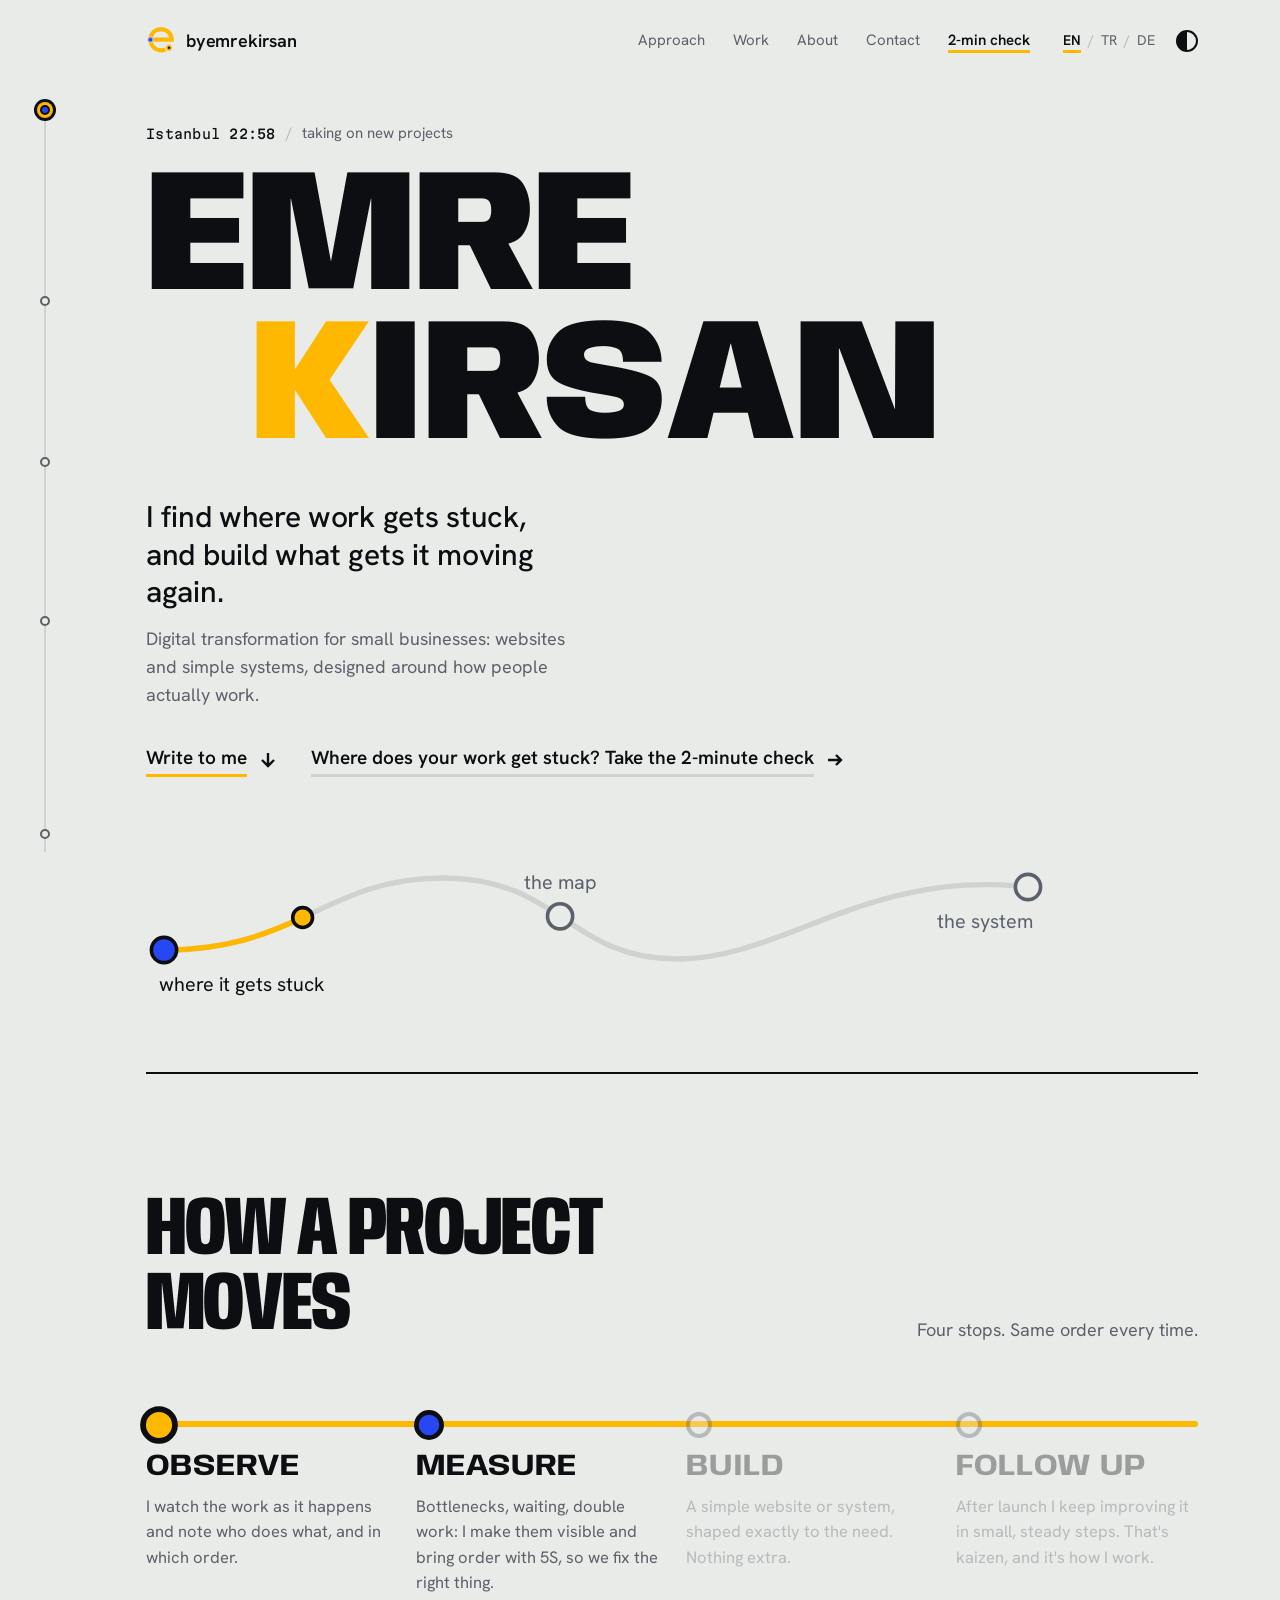
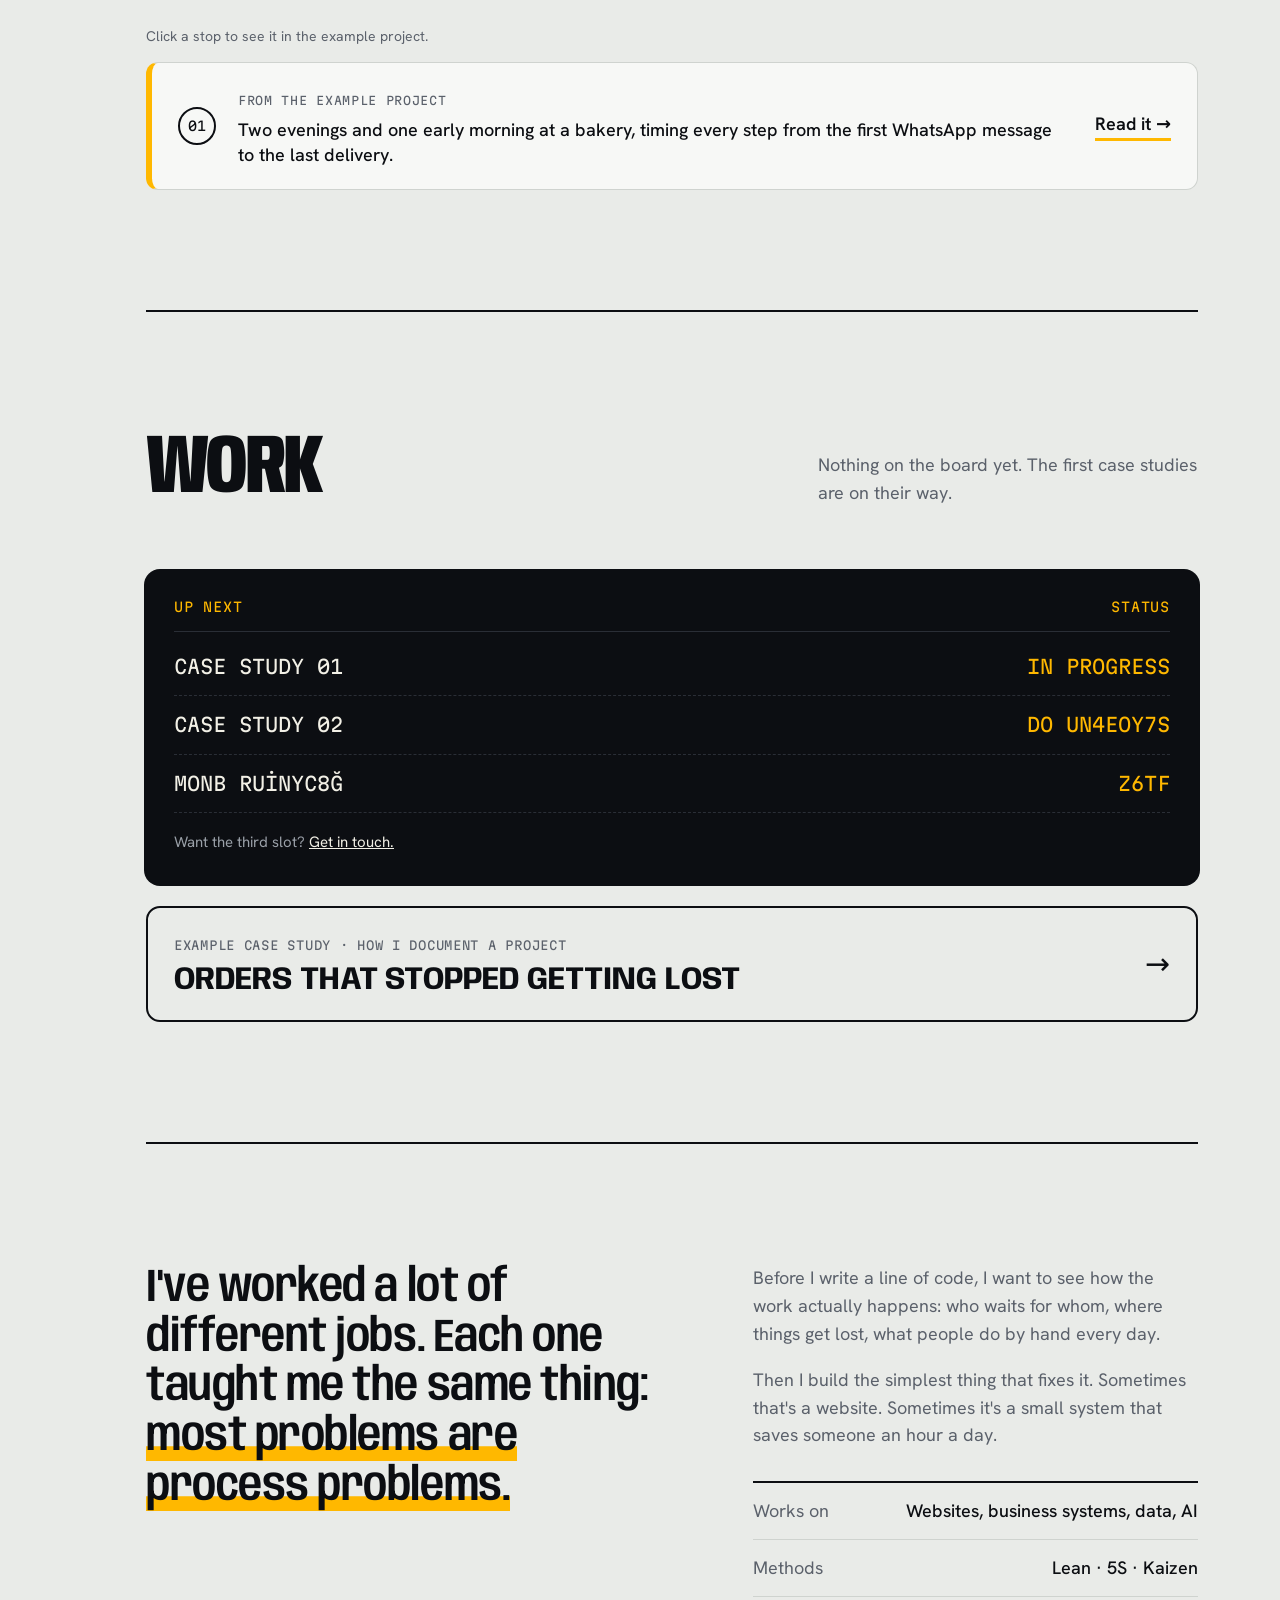
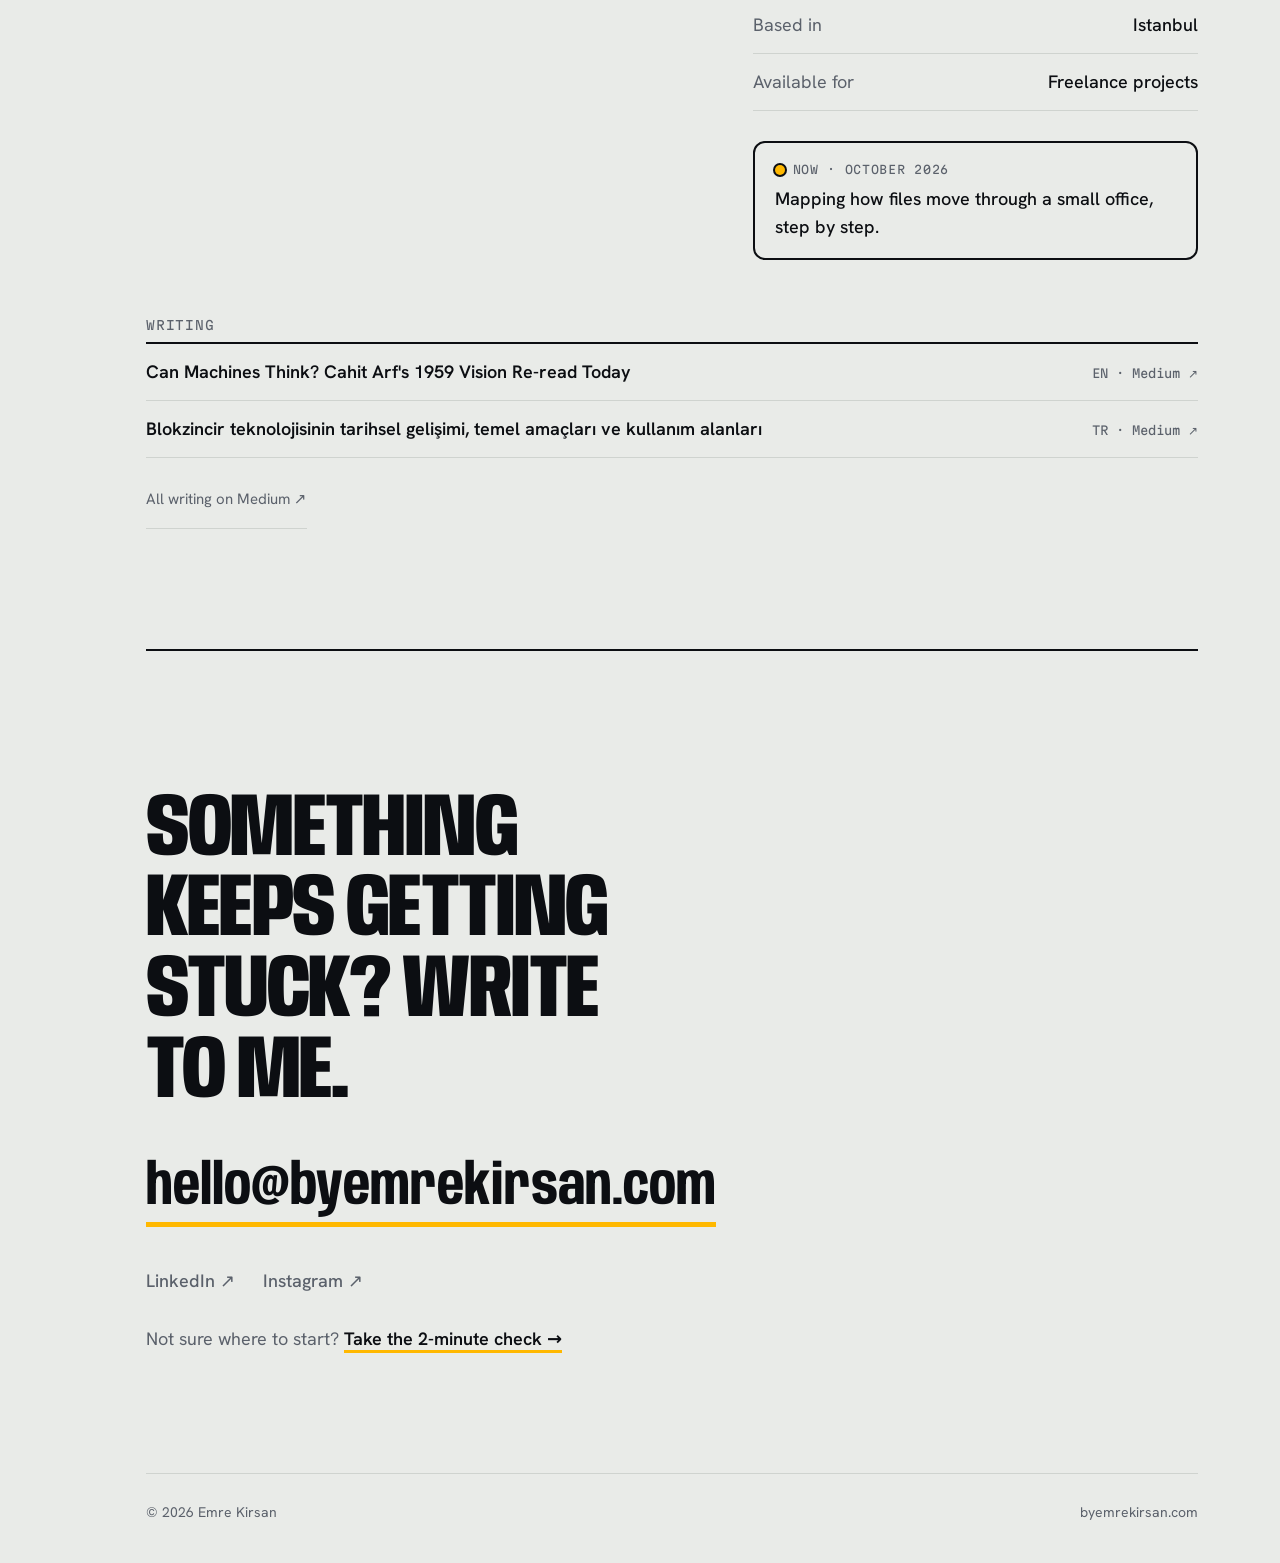
<file: index.html>
<!doctype html>
<html lang="en">
<head>
<meta charset="utf-8">
<meta name="viewport" content="width=device-width, initial-scale=1">
<title>Emre Kirsan (Emre Kırşan) · Websites & business systems, Istanbul</title>
<meta name="description" content="Digital transformation for small businesses in Istanbul. I find where work gets stuck and build websites and simple systems that get it moving again. Lean, 5S, kaizen.">
<meta property="og:title" content="Emre Kirsan · byemrekirsan.com">
<meta property="og:description" content="I find where work gets stuck, and build what gets it moving again.">
<meta property="og:url" content="https://byemrekirsan.com">
<meta property="og:type" content="website">
<meta property="og:image" content="https://byemrekirsan.com/og.png">
<meta property="og:image:width" content="1200">
<meta property="og:image:height" content="630">
<meta property="og:image:type" content="image/png">
<meta property="og:image:alt" content="Emre Kirsan logo and tagline">
<meta property="og:locale" content="en_US">
<meta name="twitter:card" content="summary_large_image">
<meta name="theme-color" content="#0c0e12">
<script type="application/ld+json">
{"@context":"https://schema.org","@type":"Person","name":"Emre Kirsan","alternateName":["Emre Kırşan","byemrekirsan"],
"url":"https://byemrekirsan.com/","image":"https://byemrekirsan.com/brand/logo-e-dark.png","email":"mailto:hello@byemrekirsan.com",
"jobTitle":"Digital transformation","description":"Finds where work gets stuck in small businesses and builds websites and simple systems that get it moving again.",
"address":{"@type":"PostalAddress","addressLocality":"Istanbul","addressCountry":"TR"},
"knowsLanguage":["en","tr","de"],
"knowsAbout":["Digital transformation","Lean","5S","Kaizen","Process improvement","Web development"],
"sameAs":["https://www.linkedin.com/in/s-emrekirsan","https://instagram.com/byemrekirsan","https://medium.com/@sametkirsan"]}
</script>
<meta property="og:site_name" content="byemrekirsan">
<link rel="canonical" href="https://byemrekirsan.com/">
<link rel="icon" href="favicon.svg" type="image/svg+xml">
<link rel="apple-touch-icon" href="apple-touch-icon.png">
<link rel="stylesheet" href="fonts/fonts.css">
<style>
:root{
  --bg:#e9ebe8; --surface:#f7f8f6; --ink:#0c0e12; --muted:#5b616b; --rule:#cfd3cf;
  --route:#ffb800;   /* ana hat: trafik sarısı */
  --stop:#2747f5;    /* duraklar: sinyal mavisi */
  --display:"Anybody", "Arial Narrow", sans-serif;
  --body:"Hanken Grotesk", system-ui, sans-serif;
  --board:"Martian Mono", ui-monospace, monospace;
}
@media (prefers-color-scheme: dark){
  :root:not([data-theme="light"]){ --bg:#0c0e12; --surface:#14171d; --ink:#e9ebe8; --muted:#8d939c; --rule:#262a31; --stop:#6f86ff; }
}
:root[data-theme="dark"]{ --bg:#0c0e12; --surface:#14171d; --ink:#e9ebe8; --muted:#8d939c; --rule:#262a31; --stop:#6f86ff; }

@view-transition{navigation:auto}
*{box-sizing:border-box;margin:0;padding:0}
html{scroll-behavior:smooth}
body{background:var(--bg);color:var(--ink);font-family:var(--body);font-size:18px;line-height:1.55;-webkit-font-smoothing:antialiased;overflow-x:hidden}
a{color:inherit}
::selection{background:var(--route);color:#0c0e12}
.page{max-width:1180px;margin:0 auto;padding:0 32px 0 96px}

/* ---------- üst bar ---------- */
.top{display:flex;justify-content:space-between;align-items:center;padding:26px 0}
.mark{display:flex;align-items:center;gap:10px;text-decoration:none;font-weight:600;letter-spacing:-.01em}
.mark svg{view-transition-name:logo;width:30px;height:30px;flex:none;transition:transform .5s cubic-bezier(.2,.8,.2,1)}
.mark:hover svg{transform:rotate(-12deg)}
.mark .ring{stroke:var(--bg)}
.mark .start{fill:var(--stop)}
.mark .draw{stroke-dasharray:1900;stroke-dashoffset:1900;animation:draw 1.4s .2s cubic-bezier(.6,.05,.25,1) forwards}
.mark .pop{transform-box:fill-box;transform-origin:center;transform:scale(0);animation:pop .35s forwards}
.mark .pop.a{animation-delay:.1s}.mark .pop.b{animation-delay:1.45s}
@keyframes draw{to{stroke-dashoffset:0}}
@keyframes pop{to{transform:scale(1)}}
.top nav{display:flex;gap:28px;align-items:center}
.top nav a{text-decoration:none;color:var(--muted);font-size:15px}
.top nav a:hover{color:var(--ink)}
.top nav a.check{color:var(--ink);font-weight:600;box-shadow:inset 0 -3px 0 var(--route)}
.switch{display:flex;gap:2px;align-items:center;font-size:14px;color:var(--muted)}
.switch button{background:none;border:none;color:inherit;font:inherit;cursor:pointer;padding:4px 5px;border-radius:4px}
.switch button[aria-pressed="true"]{color:var(--ink);font-weight:600;text-decoration:underline;text-decoration-color:var(--route);text-decoration-thickness:3px;text-underline-offset:5px}
.switch .sep{opacity:.4}
.switch .theme{cursor:pointer;width:22px;height:22px;padding:0;border-radius:50%;border:2px solid var(--ink);background:linear-gradient(90deg,var(--ink) 50%,transparent 50%);margin-left:14px}

/* ---------- soldaki rota çizgisi ---------- */
.rail{position:fixed;left:44px;top:110px;bottom:48px;width:2px;background:var(--rule);z-index:5}
.rail .done{position:absolute;left:0;top:0;width:100%;background:var(--route);height:0}
.rail .rider{position:absolute;left:50%;top:0;width:16px;height:16px;margin:-8px 0 0 -8px;border-radius:50%;background:var(--route);box-shadow:0 0 0 3px var(--ink)}
.rail .tick{position:absolute;left:50%;width:10px;height:10px;margin:-5px 0 0 -5px;border-radius:50%;background:var(--bg);border:2px solid var(--muted);transition:.3s}
.rail .tick.on{border-color:var(--ink);background:var(--stop)}
.rail .now{position:absolute;left:22px;top:0;transform:translateY(-50%);font-size:13px;white-space:nowrap;color:var(--muted);transition:opacity .2s}

/* ---------- hero ---------- */
.hero{min-height:calc(100vh - 80px);display:flex;flex-direction:column;justify-content:center;padding:40px 0 60px}
.status{display:flex;align-items:center;gap:10px;color:var(--muted);font-size:15px;margin-bottom:22px}
.status .clock{font-family:var(--board);font-size:13px;color:var(--ink);letter-spacing:.02em}
.status .clock b{font-weight:500;color:var(--ink)}
.status .colon{animation:tick 2s steps(1) infinite}
@keyframes tick{50%{opacity:.2}}
.status .sep{opacity:.4}

.name{font-family:var(--display);font-weight:800;font-size:clamp(64px,13.5vw,196px);line-height:.86;letter-spacing:-.025em;text-transform:uppercase;user-select:none}
.name .row{display:block;white-space:nowrap}
.name .ch{display:inline-block;font-variation-settings:"wdth" 50,"wght" 300;opacity:0;transition:font-variation-settings .35s cubic-bezier(.2,.8,.2,1)}
.name .ch.ready{opacity:1}
.name .row:last-child{padding-left:.6em}
.name .row:last-child .ch:first-child{color:var(--route);-webkit-text-stroke:0}

.lead{margin-top:34px;font-size:clamp(22px,2.4vw,30px);line-height:1.25;max-width:24ch;font-weight:500;letter-spacing:-.01em}
.sub{margin-top:14px;color:var(--muted);max-width:44ch}

.cta-row{display:flex;gap:34px;flex-wrap:wrap;align-items:center;margin-top:34px}
.cta-row .go{margin-top:0}
.go.alt span{border-bottom-color:var(--rule)}
.go.alt:hover span{border-bottom-color:var(--route)}
.go.alt svg{transform:none}
.go.alt:hover svg{transform:translateX(4px)}
.go{display:inline-flex;align-items:center;gap:12px;margin-top:34px;font-weight:600;text-decoration:none;font-size:19px;width:max-content}
.go span{border-bottom:3px solid var(--route);padding-bottom:2px}
.go svg{transition:transform .25s}
.go:hover svg{transform:translateY(4px)}

/* hero rota diyagramı */
.map{margin-top:56px;width:100%;max-width:900px}
.map svg{width:100%;height:auto;overflow:visible}
.map .track{fill:none;stroke:var(--rule);stroke-width:6;stroke-linecap:round}
.map .line{fill:none;stroke:var(--route);stroke-width:6;stroke-linecap:round}
.map .node{fill:var(--bg);stroke:var(--muted);stroke-width:4;transition:.3s}
.map .node.on{stroke:var(--ink);fill:var(--stop)}
.map .lbl{font-family:var(--body);font-size:22px;fill:var(--muted);transition:fill .3s}
.map .lbl.on{fill:var(--ink)}
.map .dot{fill:var(--route);stroke:var(--ink);stroke-width:4}

/* ---------- bölümler ---------- */
section{padding:120px 0;border-top:2px solid var(--ink)}
.head{display:grid;grid-template-columns:1fr 1fr;gap:40px;align-items:end;margin-bottom:64px}
.head h2{font-family:var(--display);font-weight:800;font-variation-settings:"wdth" 70;font-size:clamp(46px,6.5vw,92px);line-height:.9;text-transform:uppercase;letter-spacing:-.02em}
.head p{color:var(--muted);max-width:38ch;justify-self:end}

/* yaklaşım: yatay hat + duraklar */
.line4{position:relative;display:grid;grid-template-columns:repeat(4,1fr);gap:28px;padding-top:44px}
.line4::before{content:"";position:absolute;top:13px;left:0;right:0;height:6px;border-radius:6px;background:var(--rule)}
.line4 .fill{position:absolute;top:13px;left:0;height:6px;border-radius:6px;background:var(--route);width:0;transition:width 2.2s cubic-bezier(.6,.05,.25,1)}
.line4.in .fill{width:100%}
.st{position:relative}
.st::before{content:"";position:absolute;top:-40px;left:0;width:18px;height:18px;border-radius:50%;background:var(--bg);border:4px solid var(--muted);transition:.35s}
.st.on::before{border-color:var(--ink);background:var(--stop);transform:scale(1.15)}
.st h3{font-family:var(--display);font-weight:700;font-variation-settings:"wdth" 110;font-size:30px;line-height:1;margin-bottom:12px;text-transform:uppercase}
.st p{color:var(--muted);font-size:16.5px}
.st{opacity:.35;transition:opacity .5s;cursor:pointer;outline:none;border-radius:6px}
.st.on{opacity:1}
.st:hover h3,.st:focus-visible h3{text-decoration:underline;text-decoration-color:var(--route);text-decoration-thickness:3px;text-underline-offset:5px}
.st.active::before{background:var(--route);border-color:var(--ink);transform:scale(1.45)}
.hint{margin-top:30px;font-size:14px;color:var(--muted)}
.peek{margin-top:14px;display:grid;grid-template-columns:auto 1fr auto;gap:22px;align-items:center;padding:22px 26px;background:var(--surface);border:1px solid var(--rule);border-left:6px solid var(--route);border-radius:12px;transition:opacity .25s}
.peek.fade{opacity:0}
.peek .stepno{font-family:var(--board);font-size:13px;width:38px;height:38px;border-radius:50%;border:2px solid var(--ink);display:grid;place-items:center}
.peek .k{font-family:var(--board);font-size:11.5px;letter-spacing:.06em;text-transform:uppercase;color:var(--muted)}
.peek p{margin-top:4px;font-size:18px;font-weight:500;line-height:1.4}
.peek a{font-weight:600;white-space:nowrap;text-decoration:none;border-bottom:3px solid var(--route)}

/* işler: kalkış panosu */
.board{background:#0c0e12;color:#f2f0e6;border-radius:14px;padding:26px 28px 30px;font-family:var(--board);box-shadow:0 0 0 2px var(--ink)}
.board .bh{display:flex;justify-content:space-between;color:#ffb800;font-size:13px;letter-spacing:.06em;padding-bottom:14px;border-bottom:1px solid #2a2e36;margin-bottom:6px}
.board .row{display:grid;grid-template-columns:1fr auto;gap:20px;padding:14px 0;border-bottom:1px dashed #2a2e36;font-size:clamp(14px,1.8vw,19px)}
.board .row:last-child{border-bottom:none}
.board .row .s{color:#ffb800}
.board .row:last-child .s{color:#5ee08f}
.board .f{display:inline-block;min-width:1ch}
.board .note{margin-top:18px;font-family:var(--body);color:#9aa0a8;font-size:15px}
.board .note a{color:#f2f0e6}
.example{display:flex;justify-content:space-between;align-items:center;gap:20px;margin-top:22px;padding:22px 26px;border:2px solid var(--ink);border-radius:14px;text-decoration:none;transition:background .25s,color .25s}
.example:hover{background:var(--ink);color:var(--bg)}
.example .k{font-family:var(--board);font-size:12px;letter-spacing:.06em;text-transform:uppercase;color:var(--muted)}
.example:hover .k{color:var(--route)}
.example strong{display:block;font-family:var(--display);font-weight:700;font-variation-settings:"wdth" 95;font-size:clamp(22px,2.6vw,32px);line-height:1.05;text-transform:uppercase;margin-top:6px}
.example .arr{font-size:30px;transition:transform .25s}
.example:hover .arr{transform:translateX(6px)}

/* hakkımda */
.about{display:grid;grid-template-columns:1.2fr 1fr;gap:72px}
.about .big{font-family:var(--display);font-weight:600;font-variation-settings:"wdth" 85;font-size:clamp(30px,3.6vw,48px);line-height:1.08;letter-spacing:-.01em}
.about .big mark{background:none;color:inherit;box-shadow:inset 0 -.32em 0 var(--route)}
.about p + p{margin-top:18px}
.about .txt p{color:var(--muted)}
.facts{margin-top:32px;border-top:2px solid var(--ink)}
.facts div{display:flex;justify-content:space-between;gap:20px;padding:14px 0;border-bottom:1px solid var(--rule)}
.facts dt{color:var(--muted)}
.facts dd{text-align:right;font-weight:500}
.nowline{margin-top:30px;padding:18px 20px;border:2px solid var(--ink);border-radius:12px;position:relative}
.nowline .k{font-family:var(--board);font-size:11.5px;letter-spacing:.06em;text-transform:uppercase;color:var(--muted);display:flex;align-items:center;gap:8px}
.nowline .k::before{content:"";width:10px;height:10px;border-radius:50%;background:var(--route);box-shadow:0 0 0 2px var(--ink)}
.nowline p{margin-top:6px;color:var(--ink) !important;font-weight:500}
.writing{margin-top:56px}
.writing h3{font-family:var(--board);font-size:12.5px;font-weight:400;letter-spacing:.06em;text-transform:uppercase;color:var(--muted);margin-bottom:6px}
.writing a{display:grid;grid-template-columns:1fr auto;gap:20px;align-items:baseline;padding:16px 0;border-bottom:1px solid var(--rule);text-decoration:none}
.writing a:first-of-type{border-top:2px solid var(--ink)}
.writing a strong{font-weight:600;font-size:18px;line-height:1.35}
.writing a:hover strong{text-decoration:underline;text-decoration-color:var(--route);text-decoration-thickness:3px;text-underline-offset:4px}
.writing a span{font-family:var(--board);font-size:12px;color:var(--muted);white-space:nowrap}
.writing .more{display:inline-block;margin-top:14px;color:var(--muted);font-size:15px}
.writing .more:hover{color:var(--ink)}
.ct-check{margin-top:30px;color:var(--muted)}
.ct-check a{color:var(--ink);font-weight:600;text-decoration:none;border-bottom:3px solid var(--route)}

/* iletişim */
.contact{padding:140px 0 120px}
.contact h2{font-family:var(--display);font-weight:800;font-variation-settings:"wdth" 70;font-size:clamp(44px,7vw,104px);line-height:.9;text-transform:uppercase;letter-spacing:-.02em;max-width:12ch}
.mail{display:inline-block;margin-top:44px;font-family:var(--display);font-weight:700;font-size:clamp(26px,4.4vw,60px);text-decoration:none;font-variation-settings:"wdth" 75;transition:font-variation-settings .45s cubic-bezier(.2,.8,.2,1);border-bottom:5px solid var(--route);line-height:1.15;word-break:break-all}
.mail:hover{font-variation-settings:"wdth" 120}
.links{margin-top:40px;display:flex;gap:28px;flex-wrap:wrap}
.links a{text-decoration:none;color:var(--muted);font-weight:500}
.links a:hover{color:var(--ink)}
.links a::after{content:" ↗"}

footer{display:flex;justify-content:space-between;gap:20px;flex-wrap:wrap;padding:28px 0 40px;border-top:1px solid var(--rule);color:var(--muted);font-size:14px}

/* görünür olunca */
.rv{opacity:0;transform:translateY(24px);transition:opacity .8s, transform .8s cubic-bezier(.2,.8,.2,1)}
.rv.in{opacity:1;transform:none}

@media (prefers-reduced-motion: reduce){
  html{scroll-behavior:auto}
  .rv{opacity:1;transform:none;transition:none}
  .mark .pop{animation:none;transform:none}
  .name .ch{opacity:1;transition:none}
  .line4 .fill{transition:none}
  .status .colon{animation:none}
  .mark .draw{animation:none;stroke-dashoffset:0}
}
@media (max-width: 1320px){ .rail .now{display:none} }
@media (max-width: 900px){
  .page{padding:0 20px 0 20px}
  .rail{display:none}
  .top nav a{display:none}
  .head{grid-template-columns:1fr;gap:16px}
  .head p{justify-self:start}
  .line4{grid-template-columns:1fr;padding:0 0 0 44px;gap:40px}
  .line4::before,.line4 .fill{top:0;left:13px;right:auto;width:6px;height:100%}
  .line4 .fill{height:0;width:6px;transition:height 2.2s cubic-bezier(.6,.05,.25,1)}
  .line4.in .fill{height:100%;width:6px}
  .st::before{top:2px;left:-40px}
  .about{grid-template-columns:1fr;gap:36px}
  .peek{grid-template-columns:1fr;gap:12px}
  .writing a{grid-template-columns:1fr}
  section{padding:84px 0}
  .map .lbl{font-size:40px}
  .map{margin-top:40px}
}
</style>
<script defer src="https://cloud.umami.is/script.js" data-website-id="40d763a4-e63f-450d-ba76-feec5ee81941" data-domains="byemrekirsan.com,www.byemrekirsan.com"></script>
</head>
<body>

<!-- soldaki rota: sayfa ilerledikçe sarı nokta aşağı iner -->
<div class="rail" aria-hidden="true"><div class="done"></div><div class="rider"></div><span class="now"></span></div>

<div class="page">

<header class="top">
  <a class="mark" href="#top" aria-label="byemrekirsan, home">
    <svg viewBox="200 260 680 620" aria-hidden="true"><path class="draw" d="M300 540 H780 A240 240 0 1 0 710 710" fill="none" stroke="#ffb800" stroke-width="96" stroke-linecap="round"/><circle class="start ring pop a" cx="300" cy="540" r="62" stroke-width="22"/><g class="pop b"><circle class="ring" cx="722" cy="722" r="78" fill="#ffb800" stroke-width="24"/><circle cx="722" cy="722" r="30" fill="#0c0e12"/></g></svg>byemrekirsan</a>
  <nav>
    <a href="#approach" data-i18n="nav.approach">Approach</a>
    <a href="#work" data-i18n="nav.work">Work</a>
    <a href="#about" data-i18n="nav.about">About</a>
    <a href="#contact" data-i18n="nav.contact">Contact</a>
    <a href="check.html" class="check" data-umami-event="check-open" data-umami-event-from="nav" data-i18n="nav.check">2-min check</a>
    <div class="switch" role="group" aria-label="Language">
      <button data-lang="en" data-umami-event="language" data-umami-event-lang="en" aria-pressed="true">EN</button><span class="sep">/</span>
      <button data-lang="tr" data-umami-event="language" data-umami-event-lang="tr" aria-pressed="false">TR</button><span class="sep">/</span>
      <button data-lang="de" data-umami-event="language" data-umami-event-lang="de" aria-pressed="false">DE</button>
      <button class="theme" id="theme" aria-label="Light / dark"></button>
    </div>
  </nav>
</header>

<!-- ============ HERO ============ -->
<main id="top" class="hero" data-stop="stop.start">
  <p class="status"><span class="clock"><span data-i18n="clock.city">Istanbul</span> <b id="hh">--</b><span class="colon">:</span><b id="mm">--</b></span><span class="sep">/</span><span data-i18n="hero.status">taking on new projects</span></p>
  <h1 class="name" lang="en" aria-label="Emre Kirsan"><span class="row">EMRE</span><span class="row">KIRSAN</span></h1>
  <p class="lead" data-i18n="hero.lead">I find where work gets stuck, and build what gets it moving again.</p>
  <p class="sub" data-i18n="hero.sub">Digital transformation for small businesses: websites and simple systems, designed around how people actually work.</p>
  <div class="cta-row">
  <a class="go" href="#contact"><span data-i18n="hero.cta">Write to me</span>
    <svg width="18" height="18" viewBox="0 0 18 18" fill="none" stroke="currentColor" stroke-width="2.4"><path d="M9 2v13M3 9l6 6 6-6"/></svg></a>
  <a class="go alt" href="check.html" data-umami-event="check-open" data-umami-event-from="hero"><span data-i18n="hero.check">Where does your work get stuck? Take the 2-minute check</span>
    <svg width="18" height="18" viewBox="0 0 18 18" fill="none" stroke="currentColor" stroke-width="2.4"><path d="M2 9h13M10 4l5 5-5 5"/></svg></a>
  </div>

  <div class="map" aria-hidden="true">
    <svg viewBox="0 0 1000 190">
      <path id="rt-track" class="track" d="M20 130 C 170 130 200 50 330 50 S 470 140 590 140 S 800 40 980 60"/>
      <path id="rt-line" class="line" d="M20 130 C 170 130 200 50 330 50 S 470 140 590 140 S 800 40 980 60"/>
      <g id="rt-nodes"></g>
      <circle id="rt-dot" class="dot" r="11" cx="20" cy="130"/>
    </svg>
  </div>
</main>

<!-- ============ YAKLAŞIM ============ -->
<section id="approach" data-stop="stop.approach">
  <div class="head rv">
    <h2 data-i18n="ap.title">How a project moves</h2>
    <p data-i18n="ap.desc">Four stops. Same order every time.</p>
  </div>
  <div class="line4" id="line4">
    <div class="fill"></div>
    <div class="st" role="button" tabindex="0" data-step="0"><h3 data-i18n="s1.t">Observe</h3><p data-i18n="s1.d">I watch the work as it happens and note who does what, and in which order.</p></div>
    <div class="st" role="button" tabindex="0" data-step="1"><h3 data-i18n="s2.t">Measure</h3><p data-i18n="s2.d">Bottlenecks, waiting, double work: I make them visible and bring order with 5S, so we fix the right thing.</p></div>
    <div class="st" role="button" tabindex="0" data-step="2"><h3 data-i18n="s3.t">Build</h3><p data-i18n="s3.d">A simple website or system, shaped exactly to the need. Nothing extra.</p></div>
    <div class="st" role="button" tabindex="0" data-step="3"><h3 data-i18n="s4.t">Follow up</h3><p data-i18n="s4.d">After launch I keep improving it in small, steady steps. That's kaizen, and it's how I work.</p></div>
  </div>
  <p class="hint" data-i18n="ap.hint">Click a stop to see it in the example project.</p>
  <div class="peek" id="peek" aria-live="polite">
    <span class="stepno" id="peekNo">01</span>
    <div><span class="k" data-i18n="peek.k">From the example project</span><p id="peekText"></p></div>
    <a href="example-case-study.html" data-umami-event="example-open" data-umami-event-from="stops" data-i18n="peek.more">Read it →</a>
  </div>
</section>

<!-- ============ İŞLER ============ -->
<section id="work" data-stop="stop.work">
  <div class="head rv">
    <h2 data-i18n="wk.title">Work</h2>
    <p data-i18n="wk.desc">Nothing on the board yet. The first case studies are on their way.</p>
  </div>
  <!-- Projeler bitince bu panoyu proje kartlarıyla değiştireceğiz. -->
  <div class="board rv" id="board">
    <div class="bh"><span data-i18n="bd.h1">UP NEXT</span><span data-i18n="bd.h2">STATUS</span></div>
    <div class="row"><span class="p"></span><span class="s"></span></div>
    <div class="row"><span class="p"></span><span class="s"></span></div>
    <div class="row"><span class="p"></span><span class="s"></span></div>
    <p class="note" data-i18n="bd.note">Want the third slot? <a href="#contact">Get in touch.</a></p>
  </div>
  <a class="example rv" href="example-case-study.html" data-umami-event="example-open" data-umami-event-from="work"><span><span class="k" data-i18n="ex.k">Example case study</span><strong data-i18n="ex.t">Orders that stopped getting lost</strong></span><span class="arr" aria-hidden="true">→</span></a>
</section>

<!-- ============ HAKKIMDA ============ -->
<section id="about" data-stop="stop.about">
  <div class="about">
    <p class="big rv" data-i18n="ab.big">I've worked a lot of different jobs. Each one taught me the same thing: <mark>most problems are process problems.</mark></p>
    <div class="txt rv">
      <p data-i18n="ab.p1">Before I write a line of code, I want to see how the work actually happens: who waits for whom, where things get lost, what people do by hand every day.</p>
      <p data-i18n="ab.p2">Then I build the simplest thing that fixes it. Sometimes that's a website. Sometimes it's a small system that saves someone an hour a day.</p>
      <dl class="facts">
        <div><dt data-i18n="f1.l">Works on</dt><dd data-i18n="f1.v">Websites, business systems, data, AI</dd></div>
        <div><dt data-i18n="fm.l">Methods</dt><dd data-i18n="fm.v">Lean · 5S · Kaizen</dd></div>
        <div><dt data-i18n="f2.l">Based in</dt><dd data-i18n="f2.v">Istanbul</dd></div>
        <div><dt data-i18n="f3.l">Available for</dt><dd data-i18n="f3.v">Freelance projects</dd></div>
      </dl>
      <!-- "Şu an" satırı: ayda bir güncelle -->
      <div class="nowline"><span class="k" data-i18n="now.l">Now · October 2026</span><p data-i18n="now.v">Mapping how files move through a small office, step by step.</p></div>
    </div>
  </div>
  <div class="writing rv">
    <h3 data-i18n="wr.l">Writing</h3>
    <a href="https://medium.com/@sametkirsan/can-machines-think-cahit-arfs-1959-vision-re-read-today-ae5ec33050f9" target="_blank" rel="noopener" data-umami-event="writing-click" data-umami-event-post="cahit-arf"><strong>Can Machines Think? Cahit Arf's 1959 Vision Re-read Today</strong><span>EN · Medium ↗</span></a>
    <a href="https://medium.com/@sametkirsan/blokzi%CC%87nci%CC%87r-teknoloji%CC%87si%CC%87ni%CC%87n-tari%CC%87hsel-geli%CC%87%C5%9Fi%CC%87mi%CC%87-ve-temel-ama%C3%A7lari-ve-kullanim-alanlari-776271c72d75" target="_blank" rel="noopener" data-umami-event="writing-click" data-umami-event-post="blockchain"><strong>Blokzincir teknolojisinin tarihsel gelişimi, temel amaçları ve kullanım alanları</strong><span>TR · Medium ↗</span></a>
    <a class="more" href="https://medium.com/@sametkirsan" target="_blank" rel="noopener" data-i18n="wr.more">All writing on Medium ↗</a>
  </div>
</section>

<!-- ============ İLETİŞİM ============ -->
<section id="contact" class="contact" data-stop="stop.contact">
  <h2 class="rv" data-i18n="ct.title">Something keeps getting stuck? Write to me.</h2>
  <a class="mail rv" href="mailto:hello@byemrekirsan.com" data-umami-event="email-click">hello@byemrekirsan.com</a>
  <div class="links rv">
    <!-- Hesaplarını açınca linkleri güncelle -->
    <a href="https://www.linkedin.com/in/s-emrekirsan" target="_blank" rel="noopener">LinkedIn</a>
    <a href="https://instagram.com/byemrekirsan" target="_blank" rel="noopener">Instagram</a>
  </div>
  <p class="ct-check rv" data-i18n="ct.check">Not sure where to start? <a href="check.html">Take the 2-minute check →</a></p>
</section>

<footer>
  <span>© <span id="yr"></span> Emre Kirsan</span>
  <span>byemrekirsan.com</span>
</footer>

</div>

<script>
/* ================= METİNLER (3 dil) ================= */
const T = {
en:{
  "nav.check":"2-min check","hero.check":"Where does your work get stuck? Take the 2-minute check","ap.hint":"Click a stop to see it in the example project.","peek.k":"From the example project","peek.more":"Read it →","peek":["Two evenings and one early morning at a bakery, timing every step from the first WhatsApp message to the last delivery.","The slow spot was copying orders onto paper: 50 to 60 minutes every night, and where almost every mistake started.","Not a big app. A short order form with each café's usual order already filled in, closing at 21:00.","After the first month: no more copying by hand, and wrong deliveries down from about 8 to 1."],"now.l":"Now · October 2026","now.v":"Mapping how files move through a small office, step by step.","wr.l":"Writing","wr.more":"All writing on Medium ↗","ct.check":"Not sure where to start? <a href=\"check.html\">Take the 2-minute check →</a>",
  "meta.title":"Emre Kirsan (Emre Kırşan) · Websites & business systems, Istanbul",
  "meta.desc":"I find where work gets stuck, and build what gets it moving again. Websites and small business systems from Istanbul.",
  "nav.approach":"Approach","nav.work":"Work","nav.about":"About","nav.contact":"Contact",
  "clock.city":"Istanbul","hero.status":"taking on new projects","ex.k":"Example case study · how I document a project","ex.t":"Orders that stopped getting lost",
  "hero.lead":"I find where work gets stuck, and build what gets it moving again.",
  "hero.sub":"Digital transformation for small businesses: websites and simple systems, designed around how people actually work.",
  "hero.cta":"Write to me",
  "map":["where it gets stuck","the map","the system"],
  "stop.start":"Start","stop.approach":"Approach","stop.work":"Work","stop.about":"About","stop.contact":"Contact",
  "ap.title":"How a project moves","ap.desc":"Four stops. Same order every time.",
  "s1.t":"Observe","s1.d":"I watch the work as it happens and note who does what, and in which order.",
  "s2.t":"Measure","s2.d":"Bottlenecks, waiting, double work: I make them visible and bring order with 5S, so we fix the right thing.",
  "s3.t":"Build","s3.d":"A simple website or system, shaped exactly to the need. Nothing extra.",
  "s4.t":"Follow up","s4.d":"After launch I keep improving it in small, steady steps. That's kaizen, and it's how I work.",
  "wk.title":"Work","wk.desc":"Nothing on the board yet. The first case studies are on their way.",
  "bd.h1":"UP NEXT","bd.h2":"STATUS",
  "board":[["CASE STUDY 01","IN PROGRESS"],["CASE STUDY 02","IN PROGRESS"],["YOUR PROJECT?","OPEN"]],
  "bd.note":"Want the third slot? <a href=\"#contact\">Get in touch.</a>",
  "ab.big":"I've worked a lot of different jobs. Each one taught me the same thing: <mark>most problems are process problems.</mark>",
  "ab.p1":"Before I write a line of code, I want to see how the work actually happens: who waits for whom, where things get lost, what people do by hand every day.",
  "ab.p2":"Then I build the simplest thing that fixes it. Sometimes that's a website. Sometimes it's a small system that saves someone an hour a day.",
  "f1.l":"Works on","f1.v":"Websites, business systems, data, AI",
  "fm.l":"Methods","fm.v":"Lean · 5S · Kaizen","f2.l":"Based in","f2.v":"Istanbul",
  "f3.l":"Available for","f3.v":"Freelance projects",
  "ct.title":"Something keeps getting stuck? Write to me."
},
tr:{
  "nav.check":"2 dk test","hero.check":"İşiniz nerede tıkanıyor? 2 dakikalık teste başlayın","ap.hint":"Örnek projede görmek için bir durağa tıklayın.","peek.k":"Örnek projeden","peek.more":"Devamını oku →","peek":["Bir fırında iki akşam ve bir sabah erken saat; ilk WhatsApp mesajından son teslimata kadar her adımı ölçtüm.","Yavaşlayan nokta siparişlerin kâğıda geçirilmesiydi: her gece 50-60 dakika ve neredeyse bütün hataların başladığı yer.","Büyük bir uygulama değil. Her kafenin her zamanki siparişinin hazır geldiği, 21:00'de kapanan kısa bir sipariş formu.","İlk ayın sonunda: elle yazma tamamen bitti, yanlış teslimatlar ayda 8'den 1'e indi."],"now.l":"Şu an · Ekim 2026","now.v":"Küçük bir ofiste dosyaların nasıl dolaştığını adım adım haritalıyorum.","wr.l":"Yazılar","wr.more":"Medium'daki tüm yazılar ↗","ct.check":"Nereden başlayacağınızdan emin değil misiniz? <a href=\"check.html\">2 dakikalık teste başlayın →</a>",
  "meta.title":"Emre Kırşan · Web siteleri ve iş sistemleri, İstanbul",
  "meta.desc":"İşin nerede tıkandığını bulur, yeniden akmasını sağlayacak şeyi kurarım. İstanbul'dan web siteleri ve küçük iş sistemleri.",
  "nav.approach":"Yaklaşım","nav.work":"İşler","nav.about":"Hakkımda","nav.contact":"İletişim",
  "clock.city":"İstanbul","hero.status":"yeni projelere açığım","ex.k":"Örnek çalışma · bir projeyi nasıl anlatıyorum","ex.t":"Siparişler artık kaybolmuyor",
  "hero.lead":"İşin nerede tıkandığını bulur, yeniden akmasını sağlayacak şeyi kurarım.",
  "hero.sub":"Küçük işletmeler için dijital dönüşüm: insanların gerçekte nasıl çalıştığına göre tasarlanmış web siteleri ve sade sistemler.",
  "hero.cta":"Bana yazın",
  "map":["tıkandığı yer","harita","sistem"],
  "stop.start":"Başlangıç","stop.approach":"Yaklaşım","stop.work":"İşler","stop.about":"Hakkımda","stop.contact":"İletişim",
  "ap.title":"Bir proje nasıl ilerler","ap.desc":"Dört durak. Her seferinde aynı sıra.",
  "s1.t":"Gözlem","s1.d":"İşi yapılırken izler, kimin neyi hangi sırayla yaptığını not ederim.",
  "s2.t":"Ölçüm","s2.d":"Darboğazlar, beklemeler, çift iş: Hepsini görünür kılar, 5S ile düzen getiririm. Böylece doğru şeyi düzeltiriz.",
  "s3.t":"Kurulum","s3.d":"İhtiyaca birebir uyan, sade bir web sitesi ya da sistem. Fazlası değil.",
  "s4.t":"Takip","s4.d":"Yayından sonra da küçük ama sürekli adımlarla geliştirmeye devam ederim. Kaizen budur ve ben böyle çalışırım.",
  "wk.title":"İşler","wk.desc":"Panoda henüz bir şey yok. İlk çalışmalar yolda.",
  "bd.h1":"SIRADAKİLER","bd.h2":"DURUM",
  "board":[["ÇALIŞMA 01","HAZIRLANIYOR"],["ÇALIŞMA 02","HAZIRLANIYOR"],["SİZİN PROJENİZ?","AÇIK"]],
  "bd.note":"Üçüncü sıra sizin olsun mu? <a href=\"#contact\">Yazın.</a>",
  "ab.big":"Çok farklı işlerde çalıştım. Hepsi bana aynı şeyi öğretti: <mark>Sorunların çoğu aslında süreç sorunu.</mark>",
  "ab.p1":"Tek satır kod yazmadan önce işin gerçekte nasıl yapıldığını görmek isterim: Kim kimi bekliyor, işler nerede kayboluyor, insanlar her gün neyi elle yapıyor.",
  "ab.p2":"Sonra onu çözen en sade şeyi kurarım. Bazen bu bir web sitesidir, bazen birine günde bir saat kazandıran küçük bir sistem.",
  "f1.l":"Odak","f1.v":"Web siteleri, iş sistemleri, veri, yapay zekâ",
  "fm.l":"Yöntemler","fm.v":"Yalın · 5S · Kaizen","f2.l":"Konum","f2.v":"İstanbul",
  "f3.l":"Uygunluk","f3.v":"Serbest projeler",
  "ct.title":"Sürekli tıkanan bir işiniz mi var? Yazın."
},
de:{
  "nav.check":"2-Min-Check","hero.check":"Wo hakt es bei Ihnen? Machen Sie den 2-Minuten-Check","ap.hint":"Klicken Sie auf eine Station, um sie im Beispielprojekt zu sehen.","peek.k":"Aus dem Beispielprojekt","peek.more":"Weiterlesen →","peek":["Zwei Abende und ein früher Morgen in einer Bäckerei: jeder Schritt gemessen, von der ersten WhatsApp-Nachricht bis zur letzten Lieferung.","Die langsame Stelle war das Abschreiben der Bestellungen auf Papier: 50 bis 60 Minuten jeden Abend, und dort begann fast jeder Fehler.","Keine große App. Ein kurzes Bestellformular, in dem die übliche Bestellung jedes Cafés schon steht, mit Bestellschluss um 21:00.","Nach dem ersten Monat: kein Abschreiben mehr von Hand, falsche Lieferungen von etwa 8 auf 1 gesunken."],"now.l":"Jetzt · Oktober 2026","now.v":"Ich kartiere Schritt für Schritt, wie Akten durch ein kleines Büro wandern.","wr.l":"Texte","wr.more":"Alle Texte auf Medium ↗","ct.check":"Unsicher, wo Sie anfangen sollen? <a href=\"check.html\">Machen Sie den 2-Minuten-Check →</a>",
  "meta.title":"Emre Kirsan · Websites & Geschäftssysteme, Istanbul",
  "meta.desc":"Ich finde heraus, wo Arbeit ins Stocken gerät, und baue, was sie wieder in Fluss bringt. Websites und kleine Geschäftssysteme aus Istanbul.",
  "nav.approach":"Ansatz","nav.work":"Arbeiten","nav.about":"Über mich","nav.contact":"Kontakt",
  "clock.city":"Istanbul","hero.status":"offen für neue Projekte","ex.k":"Beispiel-Fallstudie · so dokumentiere ich ein Projekt","ex.t":"Bestellungen, die nicht mehr verloren gehen",
  "hero.lead":"Ich finde heraus, wo Arbeit ins Stocken gerät, und baue, was sie wieder in Fluss bringt.",
  "hero.sub":"Digitale Transformation für kleine Unternehmen: Websites und schlanke Systeme, gestaltet nach der Art, wie Menschen wirklich arbeiten.",
  "hero.cta":"Schreiben Sie mir",
  "map":["wo es hakt","die Karte","das System"],
  "stop.start":"Start","stop.approach":"Ansatz","stop.work":"Arbeiten","stop.about":"Über mich","stop.contact":"Kontakt",
  "ap.title":"Wie ein Projekt vorankommt","ap.desc":"Vier Stationen. Immer in derselben Reihenfolge.",
  "s1.t":"Beobachten","s1.d":"Ich schaue mir die Arbeit an, während sie passiert, und notiere, wer was in welcher Reihenfolge macht.",
  "s2.t":"Messen","s2.d":"Engpässe, Wartezeiten, doppelte Arbeit: Ich mache sie sichtbar und schaffe Ordnung mit 5S, damit wir das Richtige verbessern.",
  "s3.t":"Bauen","s3.d":"Eine schlanke Website oder ein System, genau auf den Bedarf zugeschnitten. Nichts Überflüssiges.",
  "s4.t":"Begleiten","s4.d":"Nach dem Launch verbessere ich weiter, in kleinen, stetigen Schritten. Das ist Kaizen, und so arbeite ich.",
  "wk.title":"Arbeiten","wk.desc":"Noch steht nichts auf der Tafel. Die ersten Fallstudien sind unterwegs.",
  "bd.h1":"ALS NÄCHSTES","bd.h2":"STATUS",
  "board":[["FALLSTUDIE 01","IN ARBEIT"],["FALLSTUDIE 02","IN ARBEIT"],["IHR PROJEKT?","FREI"]],
  "bd.note":"Der dritte Platz ist noch frei. <a href=\"#contact\">Schreiben Sie mir.</a>",
  "ab.big":"Ich habe in vielen verschiedenen Jobs gearbeitet. Alle haben mir dasselbe gezeigt: <mark>Die meisten Probleme sind Prozessprobleme.</mark>",
  "ab.p1":"Bevor ich eine Zeile Code schreibe, will ich sehen, wie die Arbeit wirklich passiert: Wer wartet auf wen, wo geht etwas verloren, was erledigen die Leute jeden Tag von Hand.",
  "ab.p2":"Dann baue ich die einfachste Lösung, die das behebt. Manchmal ist das eine Website, manchmal ein kleines System, das jemandem täglich eine Stunde spart.",
  "f1.l":"Fokus","f1.v":"Websites, Geschäftssysteme, Daten, KI",
  "fm.l":"Methoden","fm.v":"Lean · 5S · Kaizen","f2.l":"Standort","f2.v":"Istanbul",
  "f3.l":"Verfügbar für","f3.v":"Freelance-Projekte",
  "ct.title":"Hakt etwas immer wieder? Schreiben Sie mir."
}};

const reduce = matchMedia('(prefers-reduced-motion: reduce)').matches;
let lang = 'en';

/* ================= 1) İSİM: harfler açılarak gelir, imleç yaklaşınca şişer ================= */
const BASE = {w:100, g:880}, PEAK = {w:150, g:900};
const letters = [];
document.querySelectorAll('.name .row').forEach(row => {
  const txt = row.textContent; row.textContent = '';
  [...txt].forEach(c => { const s = document.createElement('span'); s.className='ch'; s.textContent=c; row.appendChild(s); letters.push(s); });
});
const setVar = (el,w,g) => el.style.fontVariationSettings = `"wdth" ${w.toFixed(1)}, "wght" ${g.toFixed(0)}`;
let hovering = false;
// genişlik dalgası: soldan sağa bir kez geçer
function wave(){
  if (reduce) return;
  letters.forEach((el,i) => {
    setTimeout(() => { if (!hovering){ setVar(el, PEAK.w, PEAK.g); setTimeout(() => { if (!hovering) setVar(el, BASE.w, BASE.g); }, 260); } }, i*65);
  });
}
letters.forEach((el,i) => setTimeout(() => { el.classList.add('ready'); setVar(el, BASE.w, BASE.g); }, reduce ? 0 : 120 + i*70));
if (!reduce) setTimeout(wave, 120 + letters.length*70 + 500);
document.querySelector('.name').addEventListener('click', wave);

if (!reduce && matchMedia('(hover: hover)').matches){
  const hero = document.querySelector('.hero');
  hero.addEventListener('mousemove', e => {
    hovering = true;
    letters.forEach(el => {
      const r = el.getBoundingClientRect();
      const d = Math.hypot(e.clientX - (r.left + r.width/2), e.clientY - (r.top + r.height/2));
      const k = Math.max(0, 1 - d/380);
      const kk = k*k*(3-2*k); // yumuşak geçiş
      setVar(el, BASE.w + kk*(PEAK.w-BASE.w), BASE.g + kk*(PEAK.g-BASE.g));
    });
  });
  hero.addEventListener('mouseleave', () => { hovering = false; letters.forEach(el => setVar(el, BASE.w, BASE.g)); });
}

/* ================= saat (İstanbul saati) ================= */
function tickClock(){
  const parts = new Intl.DateTimeFormat('en-GB',{timeZone:'Europe/Istanbul',hour:'2-digit',minute:'2-digit',hour12:false}).formatToParts(new Date());
  document.getElementById('hh').textContent = parts.find(p=>p.type==='hour').value;
  document.getElementById('mm').textContent = parts.find(p=>p.type==='minute').value;
}
tickClock(); setInterval(tickClock, 15000);

/* ================= 2) HERO ROTASI: çizgi çizilir, nokta duraklara uğrar ================= */
const track = document.getElementById('rt-track'), line = document.getElementById('rt-line'),
      dot = document.getElementById('rt-dot'), nodesG = document.getElementById('rt-nodes');
const L = line.getTotalLength(), STOPS = [0.0, 0.46, 1.0];
const NS = 'http://www.w3.org/2000/svg', nodes = [], labels = [];
STOPS.forEach((f,i) => {
  const p = line.getPointAtLength(L*f);
  const c = document.createElementNS(NS,'circle'); c.setAttribute('cx',p.x); c.setAttribute('cy',p.y); c.setAttribute('r',14); c.setAttribute('class','node');
  const t = document.createElementNS(NS,'text'); t.setAttribute('class','lbl');
  t.setAttribute('x', i===0 ? p.x - 6 : i===2 ? p.x + 6 : p.x);
  t.setAttribute('y', p.y + (i===1 ? -30 : 46));
  t.setAttribute('text-anchor', i===0 ? 'start' : i===2 ? 'end' : 'middle');
  nodesG.append(c,t); nodes.push(c); labels.push(t);
});
line.style.strokeDasharray = L;
function runRoute(){
  if (reduce){ line.style.strokeDashoffset = 0; nodes.concat(labels).forEach(n=>n.classList.add('on')); const p=line.getPointAtLength(L); dot.setAttribute('cx',p.x); dot.setAttribute('cy',p.y); return; }
  nodes.concat(labels).forEach(n=>n.classList.remove('on'));
  const DUR = 4200, PAUSE = 450; let start = null, paused = 0, next = 0;
  function frame(ts){
    if (start === null) start = ts;
    let t = Math.min((ts - start - paused) / DUR, 1);
    const e = t<.5 ? 2*t*t : 1-Math.pow(-2*t+2,2)/2;
    const p = line.getPointAtLength(L*e);
    dot.setAttribute('cx',p.x); dot.setAttribute('cy',p.y);
    line.style.strokeDashoffset = L*(1-e);
    // durağa gelince kısa mola
    if (next < STOPS.length && e >= STOPS[next] - 0.001){
      nodes[next].classList.add('on'); labels[next].classList.add('on'); next++;
      const until = ts + PAUSE; const hold = (now) => { if (now < until){ requestAnimationFrame(hold); } else { paused += PAUSE; requestAnimationFrame(frame); } };
      return requestAnimationFrame(hold);
    }
    if (t < 1) requestAnimationFrame(frame);
    else setTimeout(runRoute, 5000); // kurye tekrar yola çıkar
  }
  requestAnimationFrame(frame);
}
setTimeout(runRoute, reduce ? 0 : 900);

/* ================= 3) KALKIŞ PANOSU: harfler dönerek yerine oturur ================= */
const CH = 'ABCDEFGHIJKLMNOPRSTUVYZÇĞİÖŞÜ0123456789';
function flap(el, target, delay){
  if (reduce){ el.textContent = target; return; }
  let n = 0; const max = 8 + Math.floor(Math.random()*8);
  setTimeout(function tick(){
    if (n++ < max){
      el.textContent = [...target].map(c => c === ' ' ? ' ' : CH[Math.floor(Math.random()*CH.length)]).join('');
      setTimeout(tick, 55);
    } else el.textContent = target;
  }, delay);
}
function fillBoard(){
  document.querySelectorAll('#board .row').forEach((row,i) => {
    const [p,s] = T[lang].board[i];
    flap(row.querySelector('.p'), p, i*220);
    flap(row.querySelector('.s'), s, i*220 + 160);
  });
}

/* ================= durak kesitleri ================= */
let activeStep = 0;
const peek = document.getElementById('peek');
function showStep(i, animate){
  activeStep = i;
  document.querySelectorAll('#line4 .st').forEach((s,j) => { s.classList.toggle('active', j===i); if (j<=i) s.classList.add('on'); });
  const fill = () => { document.getElementById('peekNo').textContent = '0'+(i+1); document.getElementById('peekText').textContent = T[lang].peek[i]; peek.classList.remove('fade'); };
  if (animate && !reduce){ peek.classList.add('fade'); setTimeout(fill, 180); } else fill();
}
document.querySelectorAll('#line4 .st').forEach(s => {
  const go = () => showStep(+s.dataset.step, true);
  s.addEventListener('click', go);
  s.addEventListener('keydown', e => { if (e.key==='Enter' || e.key===' '){ e.preventDefault(); go(); } });
});

/* ================= 4) DİL ================= */
function setLang(l){
  lang = T[l] ? l : 'en';
  const d = T[lang];
  document.documentElement.lang = lang;
  document.querySelectorAll('[data-i18n]').forEach(el => { const v = d[el.dataset.i18n]; if (typeof v === 'string') el.innerHTML = v; });
  labels.forEach((t,i) => t.textContent = d.map[i]);
  document.title = d["meta.title"];
  document.querySelector('meta[name="description"]').content = d["meta.desc"];
  document.querySelectorAll('.switch [data-lang]').forEach(b => b.setAttribute('aria-pressed', b.dataset.lang === lang));
  if (boardSeen) fillBoard();
  showStep(activeStep, false);
  updateRail();
  try { localStorage.setItem('lang', lang); } catch(e){}
}
document.querySelectorAll('.switch [data-lang]').forEach(b => b.addEventListener('click', () => setLang(b.dataset.lang)));

/* ================= 5) SOLDAKİ ROTA ================= */
const rail = document.querySelector('.rail'), done = rail.querySelector('.done'), rider = rail.querySelector('.rider'), now = rail.querySelector('.now');
const stops = [...document.querySelectorAll('[data-stop]')];
const ticks = stops.map(() => { const t = document.createElement('i'); t.className='tick'; rail.appendChild(t); return t; });
function updateRail(){
  const max = document.documentElement.scrollHeight - innerHeight;
  const prog = max > 0 ? Math.min(1, scrollY / max) : 0;
  const h = rail.clientHeight;
  done.style.height = prog*h + 'px'; rider.style.top = prog*h + 'px'; now.style.top = prog*h + 'px';
  let current = stops[0];
  stops.forEach((s,i) => {
    const f = max > 0 ? Math.min(1, Math.max(0, (s.offsetTop - 80) / max)) : 0;
    ticks[i].style.top = f*h + 'px';
    const reached = scrollY + innerHeight*0.45 >= s.offsetTop;
    ticks[i].classList.toggle('on', reached);
    if (reached) current = s;
  });
  now.textContent = T[lang][current.dataset.stop];
}
addEventListener('scroll', updateRail, {passive:true});
addEventListener('resize', updateRail);

/* ================= 6) GÖRÜNÜR OLUNCA ================= */
let boardSeen = false;
const io = new IntersectionObserver(es => es.forEach(e => {
  if (!e.isIntersecting) return;
  const el = e.target;
  el.classList.add('in');
  if (el.id === 'line4'){
    el.querySelectorAll('.st').forEach((s,i) => setTimeout(() => s.classList.add('on'), reduce ? 0 : 250 + i*520));
    setTimeout(() => showStep(activeStep, true), reduce ? 0 : 250 + 4*520);
  }
  if (el.id === 'board'){ boardSeen = true; fillBoard(); }
  io.unobserve(el);
}), {threshold:.25});
document.querySelectorAll('.rv, #line4').forEach(el => io.observe(el));

/* ================= tema + başlangıç ================= */
const root = document.documentElement;
try { const th = localStorage.getItem('theme'); if (th) root.dataset.theme = th; } catch(e){}
document.getElementById('theme').addEventListener('click', () => {
  const dark = root.dataset.theme ? root.dataset.theme === 'dark' : matchMedia('(prefers-color-scheme: dark)').matches;
  root.dataset.theme = dark ? 'light' : 'dark';
  try { localStorage.setItem('theme', root.dataset.theme); } catch(e){}
});
document.getElementById('yr').textContent = new Date().getFullYear();
let saved = null; try { saved = localStorage.getItem('lang'); } catch(e){}
setLang(saved || 'en'); // ilk açılış İngilizce
</script>
</body>
</html>
</file>
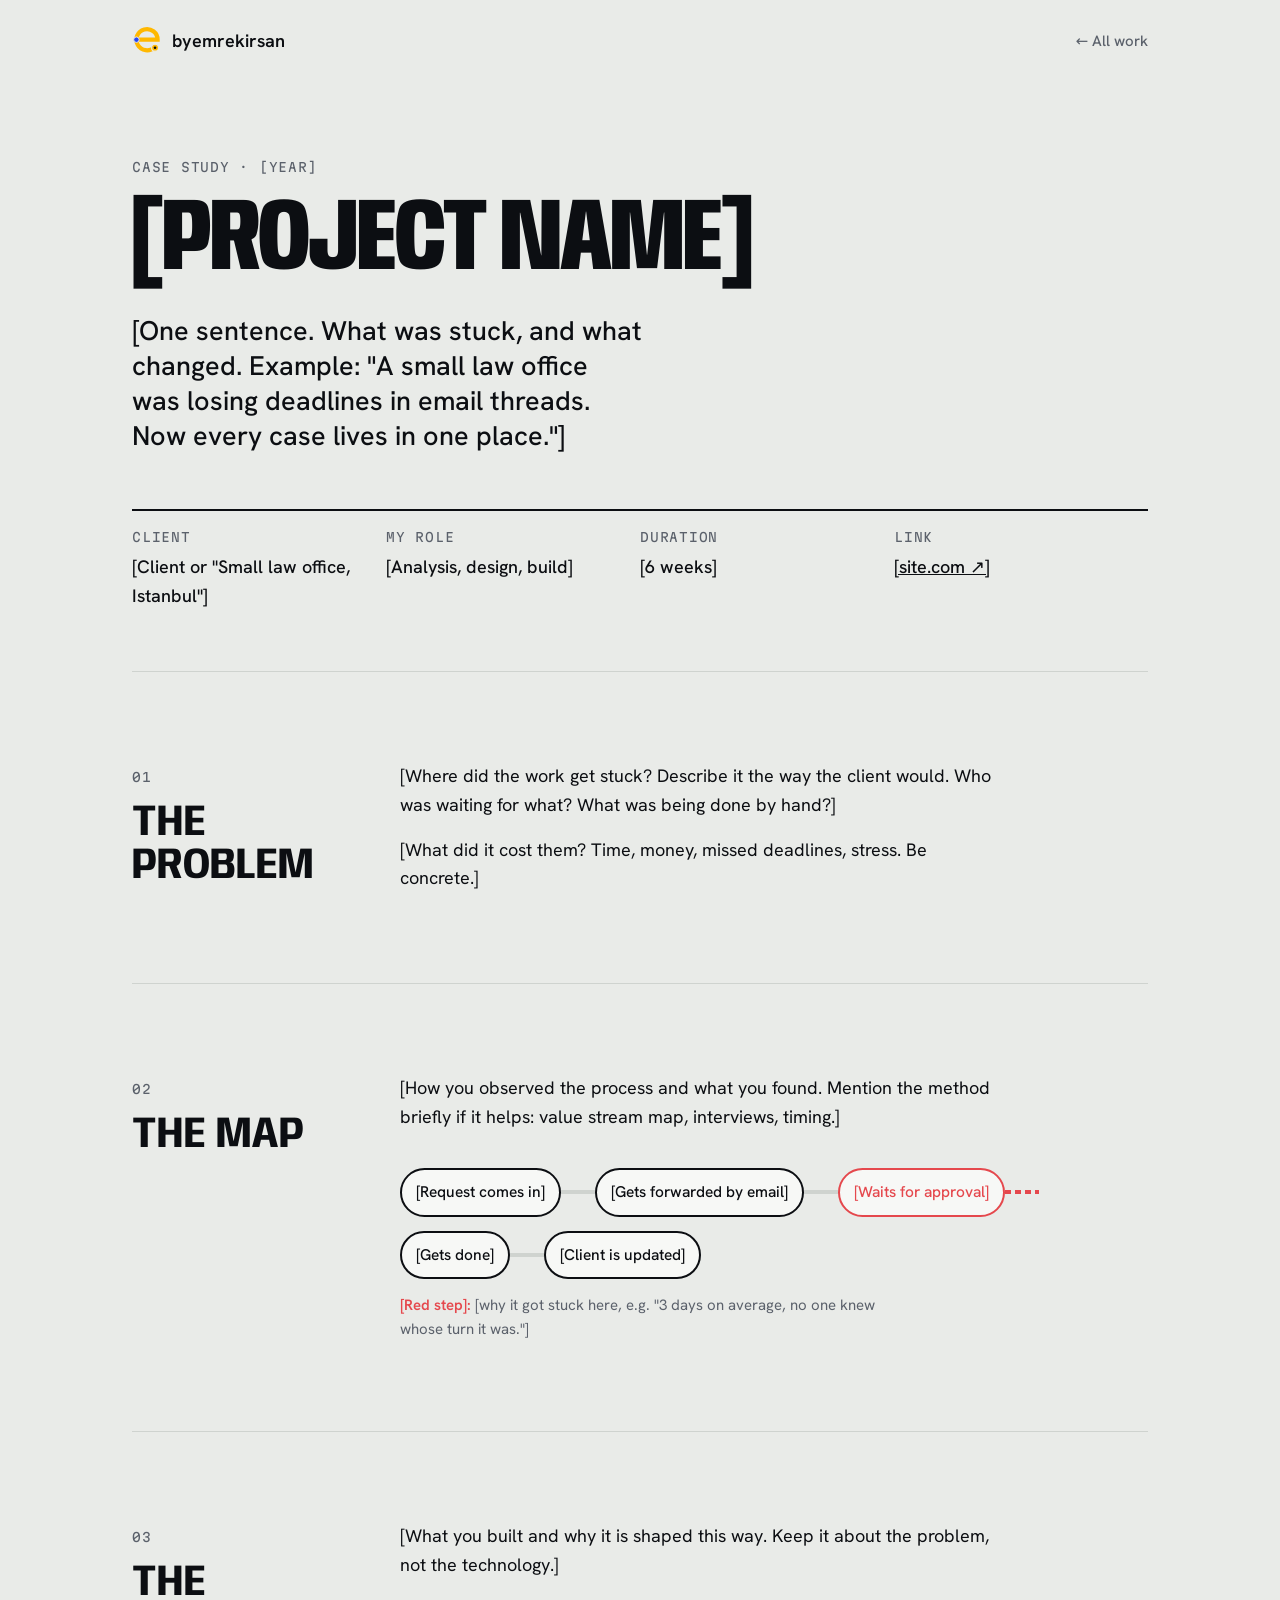
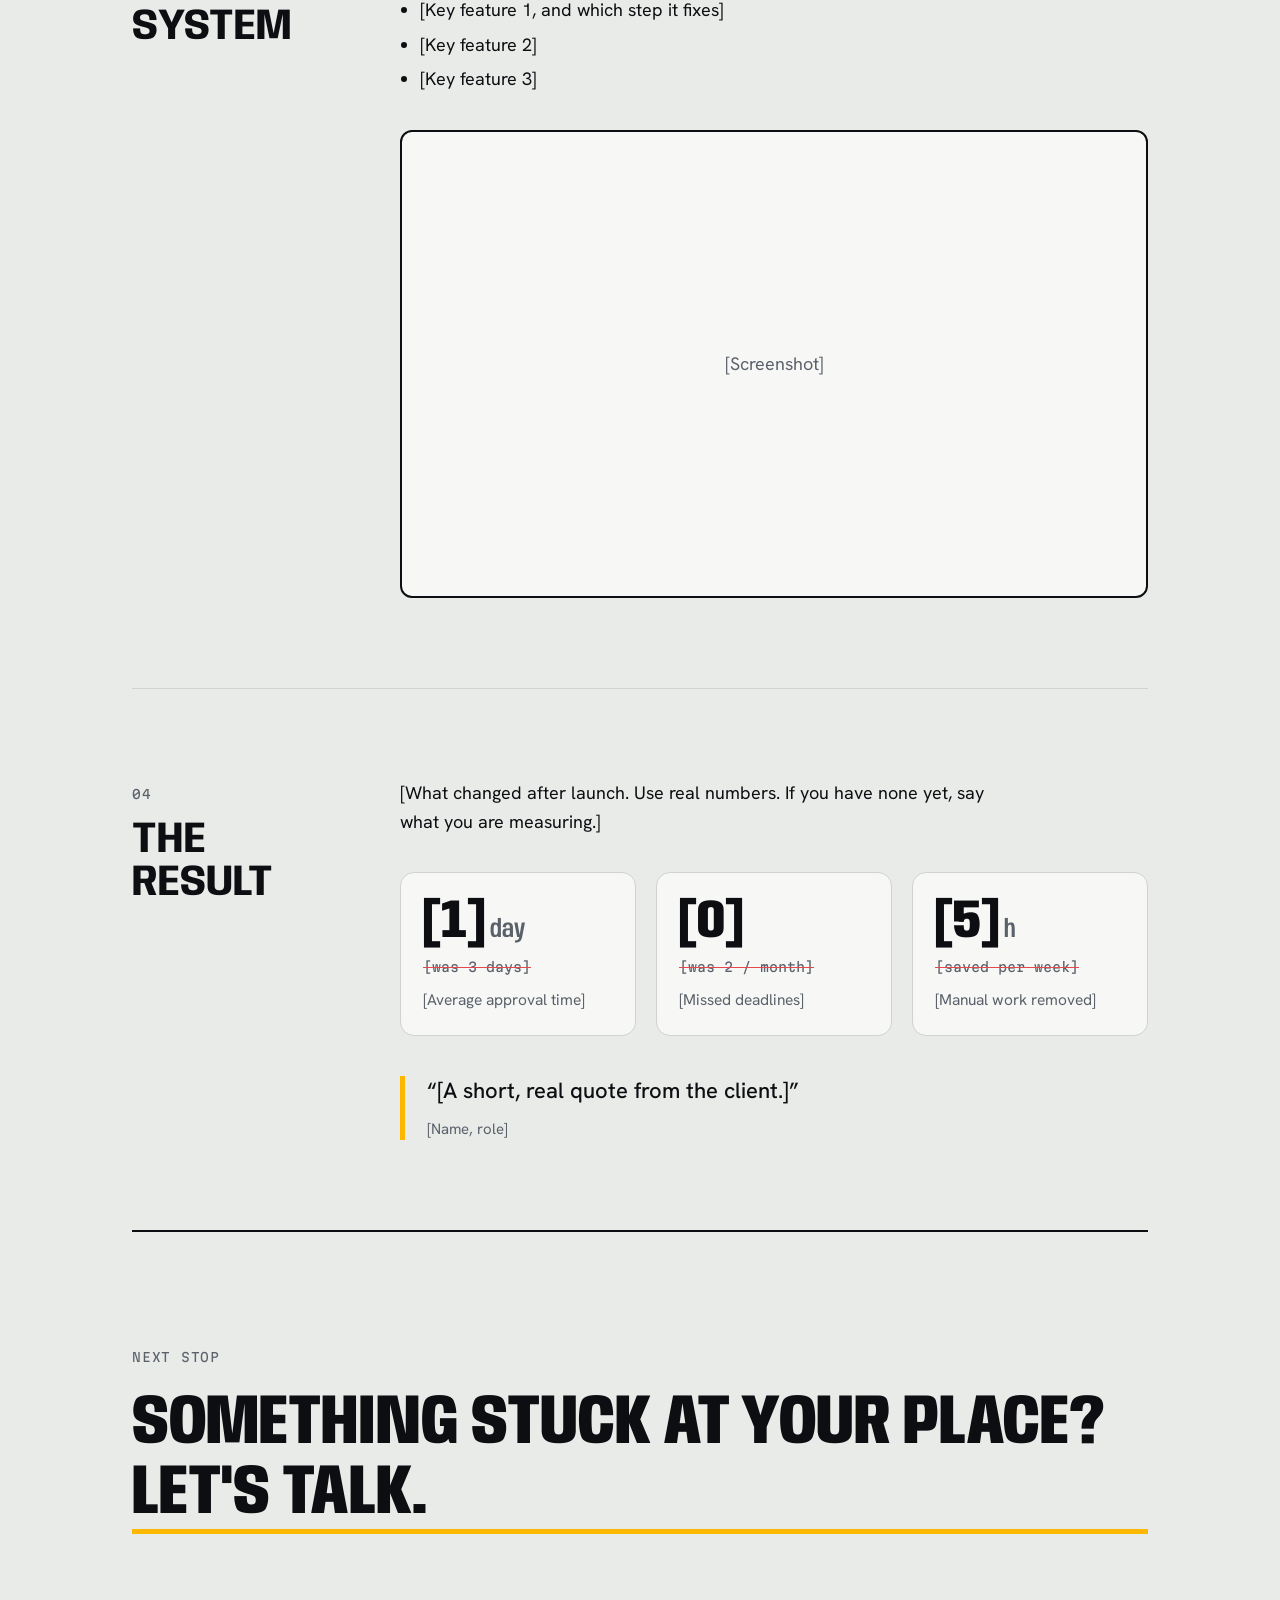
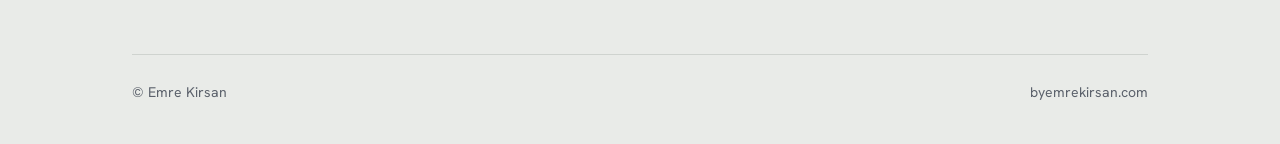
<file: case-study-template.html>
<!doctype html>
<!--
  PROJE ANLATIM ŞABLONU
  Kullanım: Bu dosyayı kopyala, adını proje adıyla değiştir (örn. hukuk-burosu.html),
  [köşeli parantez] içindeki her şeyi doldur, sonra aşağıdaki "noindex" satırını sil.
  Yapı: Sorun → Harita → Sistem → Sonuç. Rakam varsa mutlaka rakam yaz.
-->
<html lang="en">
<head>
<meta charset="utf-8">
<meta name="viewport" content="width=device-width, initial-scale=1">
<title>[Project name] · Emre Kirsan</title>
<meta name="description" content="[One sentence: what was stuck, what was built, what changed.]">
<meta name="robots" content="noindex"><!-- yayına alırken bu satırı sil -->
<link rel="icon" href="favicon.svg" type="image/svg+xml">
<link rel="stylesheet" href="fonts/fonts.css">
<style>
@view-transition{navigation:auto}
.top svg{view-transition-name:logo}
:root{--bg:#e9ebe8;--surface:#f7f8f6;--ink:#0c0e12;--muted:#5b616b;--rule:#cfd3cf;--route:#ffb800;--stop:#2747f5;--jam:#e5484d}
@media (prefers-color-scheme: dark){:root:not([data-theme="light"]){--bg:#0c0e12;--surface:#14171d;--ink:#e9ebe8;--muted:#8d939c;--rule:#262a31;--stop:#6f86ff;--jam:#ff6369}}
:root[data-theme="dark"]{--bg:#0c0e12;--surface:#14171d;--ink:#e9ebe8;--muted:#8d939c;--rule:#262a31;--stop:#6f86ff;--jam:#ff6369}
*{box-sizing:border-box;margin:0;padding:0}
body{background:var(--bg);color:var(--ink);font-family:"Hanken Grotesk",system-ui,sans-serif;font-size:18px;line-height:1.6;-webkit-font-smoothing:antialiased}
a{color:inherit}
.page{max-width:1080px;margin:0 auto;padding:0 32px}
.top{display:flex;justify-content:space-between;align-items:center;padding:26px 0}
.top a{display:inline-flex;align-items:center;gap:10px;text-decoration:none;font-weight:600}
.top svg{width:30px;height:30px}
.top .ring{stroke:var(--bg)}
.top .back{color:var(--muted);font-weight:500;font-size:15px}
.label{font-family:"Martian Mono",monospace;font-size:12.5px;letter-spacing:.06em;text-transform:uppercase;color:var(--muted)}

/* giriş */
.intro{padding:70px 0 60px}
h1{font-family:"Anybody",sans-serif;font-weight:800;font-variation-settings:"wdth" 72;text-transform:uppercase;font-size:clamp(48px,8vw,112px);line-height:.9;letter-spacing:-.02em;margin-top:14px;max-width:14ch}
.intro .lead{margin-top:26px;font-size:clamp(21px,2.3vw,27px);line-height:1.3;font-weight:500;max-width:34ch}
.meta{display:grid;grid-template-columns:repeat(4,1fr);margin-top:56px;border-top:2px solid var(--ink)}
.meta div{padding:16px 16px 0 0}
.meta dd{margin-top:6px;font-weight:500}

/* bölümler */
section{padding:90px 0;border-top:1px solid var(--rule)}
.sec{display:grid;grid-template-columns:220px 1fr;gap:48px}
h2{font-family:"Anybody",sans-serif;font-weight:700;font-variation-settings:"wdth" 90;text-transform:uppercase;font-size:clamp(30px,3.4vw,44px);line-height:1;margin:10px 0 0}
.body p{max-width:60ch}
.body p + p{margin-top:16px}
.body ul{margin:16px 0 0 20px;max-width:60ch}
.body li + li{margin-top:6px}

/* harita: süreç adımları, tıkanan yer kırmızı */
.map{margin-top:36px;display:flex;flex-wrap:wrap;row-gap:14px;align-items:center}
.map .s{display:flex;align-items:center}
.map .s span{padding:10px 14px;border:2px solid var(--ink);border-radius:999px;font-weight:500;font-size:15.5px;background:var(--surface);white-space:nowrap}
.map .s::after{content:"";width:34px;height:4px;background:var(--rule)}
.map .s:last-child::after{display:none}
.map .s.jam span{border-color:var(--jam);color:var(--jam)}
.map .s.jam::after{background:repeating-linear-gradient(90deg,var(--jam) 0 6px,transparent 6px 10px)}
.map-note{margin-top:14px;font-size:15px;color:var(--muted)}
.map-note b{color:var(--jam)}

/* ekran görüntüsü */
.shot{margin-top:36px;border:2px solid var(--ink);border-radius:12px;overflow:hidden;background:var(--surface);aspect-ratio:16/10;display:grid;place-items:center;color:var(--muted)}
.shot img{width:100%;height:100%;object-fit:cover;display:block}

/* sonuç: önce / sonra */
.results{display:grid;grid-template-columns:repeat(3,1fr);gap:20px;margin-top:36px}
.r{background:var(--surface);border:1px solid var(--rule);border-radius:14px;padding:22px}
.r .num{font-family:"Anybody",sans-serif;font-weight:800;font-variation-settings:"wdth" 80;font-size:54px;line-height:1}
.r .num small{font-size:.45em;color:var(--muted);font-weight:600}
.r .from{font-family:"Martian Mono",monospace;font-size:13px;color:var(--muted);margin-top:8px;text-decoration:line-through;text-decoration-color:var(--jam)}
.r p{margin-top:10px;font-size:15.5px;color:var(--muted)}

blockquote{margin-top:40px;padding-left:22px;border-left:5px solid var(--route);font-size:22px;line-height:1.4;font-weight:500;max-width:44ch}
blockquote cite{display:block;margin-top:12px;font-size:15px;font-style:normal;color:var(--muted);font-weight:400}

.next{padding:110px 0 120px;border-top:2px solid var(--ink)}
.next a.cta{display:inline-block;margin-top:18px;font-family:"Anybody",sans-serif;font-weight:800;font-variation-settings:"wdth" 75;text-transform:uppercase;font-size:clamp(34px,5.5vw,72px);line-height:1;text-decoration:none;border-bottom:5px solid var(--route)}
footer{display:flex;justify-content:space-between;padding:26px 0 40px;border-top:1px solid var(--rule);color:var(--muted);font-size:14px}

@media (max-width:860px){
  .page{padding:0 20px}
  .meta{grid-template-columns:1fr 1fr;row-gap:16px}
  .sec{grid-template-columns:1fr;gap:16px}
  .results{grid-template-columns:1fr}
  section{padding:70px 0}
  .map{flex-direction:column;align-items:flex-start}
  .map .s{flex-direction:column;align-items:flex-start}
  .map .s::after{width:4px;height:22px;margin-left:24px}
  .map .s.jam::after{background:repeating-linear-gradient(180deg,var(--jam) 0 6px,transparent 6px 10px)}
}
</style>
</head>
<body>
<div class="page">

<header class="top">
  <a href="index.html" aria-label="byemrekirsan, home">
    <svg viewBox="200 260 680 620" aria-hidden="true"><path d="M300 540 H780 A240 240 0 1 0 710 710" fill="none" stroke="#ffb800" stroke-width="96" stroke-linecap="round"/><circle class="ring" cx="300" cy="540" r="62" fill="var(--stop)" stroke-width="22"/><circle class="ring" cx="722" cy="722" r="78" fill="#ffb800" stroke-width="24"/><circle cx="722" cy="722" r="30" fill="#0c0e12"/></svg>byemrekirsan</a>
  <a class="back" href="index.html#work">← All work</a>
</header>

<!-- GİRİŞ -->
<div class="intro">
  <span class="label">Case study · [Year]</span>
  <h1>[Project name]</h1>
  <p class="lead">[One sentence. What was stuck, and what changed. Example: "A small law office was losing deadlines in email threads. Now every case lives in one place."]</p>
  <dl class="meta">
    <div><dt class="label">Client</dt><dd>[Client or "Small law office, Istanbul"]</dd></div>
    <div><dt class="label">My role</dt><dd>[Analysis, design, build]</dd></div>
    <div><dt class="label">Duration</dt><dd>[6 weeks]</dd></div>
    <div><dt class="label">Link</dt><dd><a href="[https://...]">[site.com ↗]</a></dd></div>
  </dl>
</div>

<!-- 01 SORUN -->
<section>
  <div class="sec">
    <div><span class="label">01</span><h2>The problem</h2></div>
    <div class="body">
      <p>[Where did the work get stuck? Describe it the way the client would. Who was waiting for what? What was being done by hand?]</p>
      <p>[What did it cost them? Time, money, missed deadlines, stress. Be concrete.]</p>
    </div>
  </div>
</section>

<!-- 02 HARİTA -->
<section>
  <div class="sec">
    <div><span class="label">02</span><h2>The map</h2></div>
    <div class="body">
      <p>[How you observed the process and what you found. Mention the method briefly if it helps: value stream map, interviews, timing.]</p>
      <!-- Süreç adımlarını yaz. Tıkanan adıma class="s jam" ver. -->
      <div class="map">
        <div class="s"><span>[Request comes in]</span></div>
        <div class="s"><span>[Gets forwarded by email]</span></div>
        <div class="s jam"><span>[Waits for approval]</span></div>
        <div class="s"><span>[Gets done]</span></div>
        <div class="s"><span>[Client is updated]</span></div>
      </div>
      <p class="map-note"><b>[Red step]:</b> [why it got stuck here, e.g. "3 days on average, no one knew whose turn it was."]</p>
    </div>
  </div>
</section>

<!-- 03 SİSTEM -->
<section>
  <div class="sec">
    <div><span class="label">03</span><h2>The system</h2></div>
    <div class="body">
      <p>[What you built and why it is shaped this way. Keep it about the problem, not the technology.]</p>
      <ul>
        <li>[Key feature 1, and which step it fixes]</li>
        <li>[Key feature 2]</li>
        <li>[Key feature 3]</li>
      </ul>
      <!-- Ekran görüntüsü: img klasörüne koy ve aşağıdaki satırı aç -->
      <div class="shot"><!-- <img src="img/[project]-1.jpg" alt="[What the screenshot shows]"> -->[Screenshot]</div>
    </div>
  </div>
</section>

<!-- 04 SONUÇ -->
<section>
  <div class="sec">
    <div><span class="label">04</span><h2>The result</h2></div>
    <div class="body">
      <p>[What changed after launch. Use real numbers. If you have none yet, say what you are measuring.]</p>
      <div class="results">
        <div class="r"><div class="num">[1]<small> day</small></div><div class="from">[was 3 days]</div><p>[Average approval time]</p></div>
        <div class="r"><div class="num">[0]</div><div class="from">[was 2 / month]</div><p>[Missed deadlines]</p></div>
        <div class="r"><div class="num">[5]<small> h</small></div><div class="from">[saved per week]</div><p>[Manual work removed]</p></div>
      </div>
      <!-- Müşteri yorumu varsa (izinle) -->
      <blockquote>“[A short, real quote from the client.]”<cite>[Name, role]</cite></blockquote>
    </div>
  </div>
</section>

<div class="next">
  <span class="label">Next stop</span><br>
  <a class="cta" href="index.html#contact">Something stuck at your place? Let's talk.</a>
</div>

<footer><span>© Emre Kirsan</span><span>byemrekirsan.com</span></footer>
</div>
</body>
</html>
</file>
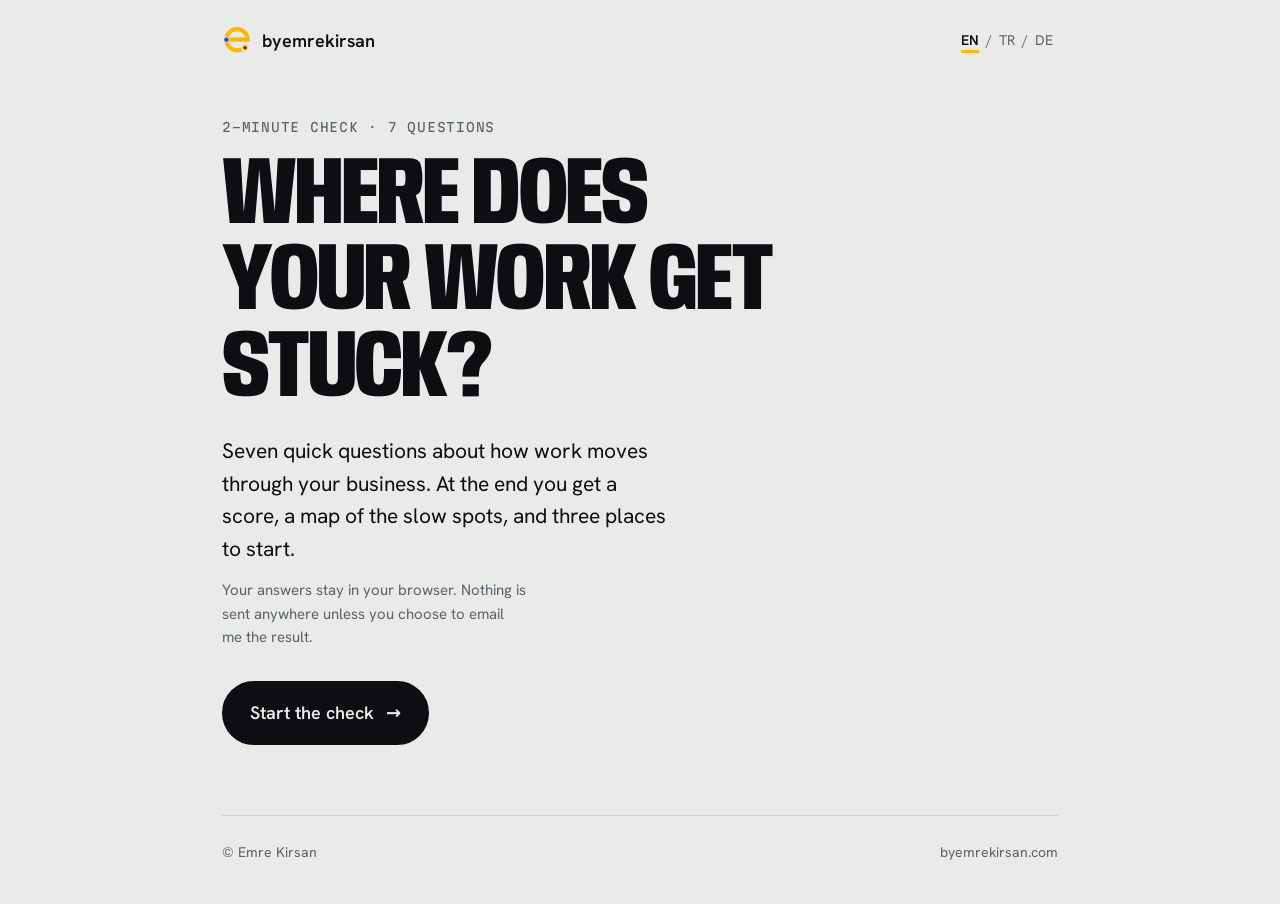
<file: check.html>
<!doctype html>
<html lang="en">
<head>
<meta charset="utf-8">
<meta name="viewport" content="width=device-width, initial-scale=1">
<title>Where does your work get stuck? · Emre Kirsan</title>
<meta name="description" content="A 2-minute self-check for small businesses: 7 questions, a score, and the three places to start. Answers stay in your browser.">
<meta property="og:title" content="Where does your work get stuck? A 2-minute check">
<meta property="og:description" content="7 questions, a score, and the three places to start.">
<meta property="og:image" content="https://byemrekirsan.com/og.png">
<link rel="icon" href="favicon.svg" type="image/svg+xml">
<link rel="stylesheet" href="fonts/fonts.css">
<style>
@view-transition{navigation:auto}
:root{--bg:#e9ebe8;--surface:#f7f8f6;--ink:#0c0e12;--muted:#5b616b;--rule:#cfd3cf;--route:#ffb800;--stop:#2747f5;--jam:#e5484d;--flow:#1f9d55}
@media (prefers-color-scheme: dark){:root:not([data-theme="light"]){--bg:#0c0e12;--surface:#14171d;--ink:#e9ebe8;--muted:#8d939c;--rule:#262a31;--stop:#6f86ff;--jam:#ff6369;--flow:#3ccf7e}}
:root[data-theme="dark"]{--bg:#0c0e12;--surface:#14171d;--ink:#e9ebe8;--muted:#8d939c;--rule:#262a31;--stop:#6f86ff;--jam:#ff6369;--flow:#3ccf7e}
*{box-sizing:border-box;margin:0;padding:0}
body{background:var(--bg);color:var(--ink);font-family:"Hanken Grotesk",system-ui,sans-serif;font-size:18px;line-height:1.55;-webkit-font-smoothing:antialiased;min-height:100vh;display:flex;flex-direction:column}
a{color:inherit}
button{font:inherit;color:inherit}
.page{max-width:900px;width:100%;margin:0 auto;padding:0 32px;flex:1;display:flex;flex-direction:column}
.top{display:flex;justify-content:space-between;align-items:center;padding:26px 0}
.top a.home{display:inline-flex;align-items:center;gap:10px;text-decoration:none;font-weight:600}
.top svg{width:30px;height:30px;view-transition-name:logo}
.top .ring{stroke:var(--bg)}
.switch{display:flex;gap:2px;align-items:center;font-size:14px;color:var(--muted)}
.switch button{background:none;border:none;cursor:pointer;padding:4px 5px}
.switch button[aria-pressed="true"]{color:var(--ink);font-weight:600;text-decoration:underline;text-decoration-color:var(--route);text-decoration-thickness:3px;text-underline-offset:5px}
.label{font-family:"Martian Mono",monospace;font-size:12.5px;letter-spacing:.06em;text-transform:uppercase;color:var(--muted)}
main{flex:1;display:flex;flex-direction:column;justify-content:center;padding:30px 0 70px}
.screen{display:none}
.screen.on{display:block;animation:in .45s cubic-bezier(.2,.8,.2,1)}
@keyframes in{from{opacity:0;transform:translateY(14px)}to{opacity:1;transform:none}}
h1{font-family:"Anybody",sans-serif;font-weight:800;font-variation-settings:"wdth" 72;text-transform:uppercase;font-size:clamp(46px,8vw,96px);line-height:.9;letter-spacing:-.02em;margin-top:14px;max-width:13ch}
.intro p{margin-top:22px;font-size:21px;max-width:38ch}
.intro .small{font-size:15px;color:var(--muted);margin-top:14px}
.btn{display:inline-flex;align-items:center;gap:12px;margin-top:32px;padding:16px 26px;border-radius:999px;border:2px solid var(--ink);background:var(--ink);color:var(--bg);font-weight:600;font-size:18px;cursor:pointer;text-decoration:none;transition:background .2s,color .2s,border-color .2s}
.btn:hover{background:var(--route);border-color:var(--route);color:#0c0e12}
.btn.ghost{background:none;color:var(--ink)}
.btn.ghost:hover{background:var(--ink);color:var(--bg);border-color:var(--ink)}

/* ilerleme: 7 durak */
.prog{display:flex;align-items:center;margin-bottom:38px}
.prog i{width:14px;height:14px;border-radius:50%;border:3px solid var(--muted);background:var(--bg);flex:none;transition:.3s}
.prog i.done{border-color:var(--ink);background:var(--route)}
.prog i.cur{border-color:var(--ink);background:var(--stop);transform:scale(1.25)}
.prog b{flex:1;height:4px;background:var(--rule);transition:background .3s}
.prog b.done{background:var(--route)}
.q h2{font-family:"Anybody",sans-serif;font-weight:700;font-variation-settings:"wdth" 92;font-size:clamp(28px,4vw,44px);line-height:1.05;letter-spacing:-.01em;max-width:22ch;margin-top:10px}
.opts{display:grid;gap:12px;margin-top:30px}
.opt{display:flex;gap:16px;align-items:center;text-align:left;padding:16px 20px;border:2px solid var(--rule);border-radius:14px;background:var(--surface);cursor:pointer;font-size:17.5px;transition:border-color .15s,transform .15s}
.opt:hover,.opt:focus-visible{border-color:var(--ink);transform:translateX(4px);outline:none}
.opt.sel{border-color:var(--ink);box-shadow:inset 0 0 0 1px var(--ink)}
.opt .k{font-family:"Martian Mono",monospace;font-size:12px;width:26px;height:26px;flex:none;border-radius:50%;border:1.5px solid var(--muted);display:grid;place-items:center;color:var(--muted)}
.opt.sel .k{background:var(--route);border-color:var(--ink);color:#0c0e12}
.nav{display:flex;justify-content:space-between;align-items:center;margin-top:26px}
.back{background:none;border:none;color:var(--muted);cursor:pointer;font-size:15px;padding:6px 0}
.back:hover{color:var(--ink)}
.back[disabled]{visibility:hidden}

/* sonuç */
.score{display:flex;align-items:flex-end;gap:18px;margin-top:10px;flex-wrap:wrap}
.score .n{font-family:"Anybody",sans-serif;font-weight:800;font-variation-settings:"wdth" 80;font-size:clamp(96px,16vw,180px);line-height:.8}
.score .n small{font-size:.28em;color:var(--muted);font-weight:600}
.score .lvl{font-family:"Anybody",sans-serif;font-weight:700;font-variation-settings:"wdth" 95;text-transform:uppercase;font-size:clamp(24px,3vw,34px);line-height:1;padding-bottom:10px}
.res-lead{margin-top:18px;font-size:19px;max-width:46ch}
.road{margin-top:40px;display:grid;grid-template-columns:repeat(7,1fr);gap:0}
.seg{position:relative;padding-top:30px}
.seg::before{content:"";position:absolute;top:10px;left:0;right:0;height:8px;background:var(--c,var(--rule))}
.seg:first-child::before{border-radius:8px 0 0 8px}.seg:last-child::before{border-radius:0 8px 8px 0}
.seg.jam::before{background:repeating-linear-gradient(90deg,var(--jam) 0 9px,transparent 9px 14px)}
.seg::after{content:"";position:absolute;top:6px;left:-1px;width:16px;height:16px;border-radius:50%;background:var(--bg);border:3px solid var(--ink)}
.seg span{display:block;font-size:13px;line-height:1.25;color:var(--muted);padding-right:6px}
.seg.jam span{color:var(--jam);font-weight:600}
.legend{display:flex;gap:18px;flex-wrap:wrap;margin-top:16px;font-size:13.5px;color:var(--muted)}
.legend i{display:inline-block;width:22px;height:6px;border-radius:4px;margin-right:6px;vertical-align:middle}
.recs{display:grid;gap:14px;margin-top:40px}
.rec{display:grid;grid-template-columns:46px 1fr;gap:14px;padding:20px;border:1px solid var(--rule);border-radius:14px;background:var(--surface)}
.rec .num{font-family:"Martian Mono",monospace;font-size:13px;width:34px;height:34px;border-radius:50%;background:var(--route);color:#0c0e12;display:grid;place-items:center;font-weight:500}
.rec h3{font-size:18.5px;font-weight:600;line-height:1.3}
.rec p{margin-top:4px;color:var(--muted);font-size:16px}
.cta-row{display:flex;gap:14px;flex-wrap:wrap;align-items:center;margin-top:10px}
.note{margin-top:28px;font-size:14px;color:var(--muted);max-width:60ch}
.again{background:none;border:none;color:var(--muted);text-decoration:underline;cursor:pointer;font-size:15px;margin-top:20px}
footer{display:flex;justify-content:space-between;padding:26px 0 40px;border-top:1px solid var(--rule);color:var(--muted);font-size:14px}
@media (max-width:700px){
  .page{padding:0 18px}
  .road{grid-template-columns:1fr;gap:0;padding-left:26px}
  .seg{padding:0 0 18px 18px}
  .seg::before{top:0;bottom:0;left:-20px;right:auto;width:8px;height:auto}
  .seg:first-child::before{border-radius:8px 8px 0 0}.seg:last-child::before{border-radius:0 0 8px 8px}
  .seg.jam::before{background:repeating-linear-gradient(180deg,var(--jam) 0 9px,transparent 9px 14px)}
  .seg::after{top:0;left:-24px}
  .seg span{font-size:15px}
}
@media (prefers-reduced-motion: reduce){.screen.on{animation:none}.opt{transition:none}}
</style>
<script defer src="https://cloud.umami.is/script.js" data-website-id="40d763a4-e63f-450d-ba76-feec5ee81941" data-domains="byemrekirsan.com,www.byemrekirsan.com"></script>
</head>
<body>
<div class="page">
<header class="top">
  <a class="home" href="index.html" aria-label="byemrekirsan, home">
    <svg viewBox="200 260 680 620" aria-hidden="true"><path d="M300 540 H780 A240 240 0 1 0 710 710" fill="none" stroke="#ffb800" stroke-width="96" stroke-linecap="round"/><circle class="ring" cx="300" cy="540" r="62" fill="var(--stop)" stroke-width="22"/><circle class="ring" cx="722" cy="722" r="78" fill="#ffb800" stroke-width="24"/><circle cx="722" cy="722" r="30" fill="#0c0e12"/></svg>byemrekirsan</a>
  <div class="switch" role="group" aria-label="Language">
    <button data-lang="en" aria-pressed="true">EN</button><span>/</span>
    <button data-lang="tr" aria-pressed="false">TR</button><span>/</span>
    <button data-lang="de" aria-pressed="false">DE</button>
  </div>
</header>

<main aria-live="polite">
  <!-- GİRİŞ -->
  <section class="screen intro on" id="s-intro">
    <span class="label" data-t="kicker">2-minute check · 7 questions</span>
    <h1 data-t="title">Where does your work get stuck?</h1>
    <p data-t="desc">Seven quick questions about how work moves through your business. At the end you get a score, a map of the slow spots, and three places to start.</p>
    <p class="small" data-t="privacy">Your answers stay in your browser. Nothing is sent anywhere unless you choose to email me the result.</p>
    <button class="btn" id="start"><span data-t="start">Start the check</span> →</button>
  </section>

  <!-- SORU -->
  <section class="screen q" id="s-q">
    <div class="prog" id="prog"></div>
    <span class="label" id="qnum"></span>
    <h2 id="qtext"></h2>
    <div class="opts" id="opts" role="list"></div>
    <div class="nav"><button class="back" id="prev" data-t="prev">← Previous question</button></div>
  </section>

  <!-- SONUÇ -->
  <section class="screen" id="s-res">
    <span class="label" data-t="resKicker">Your result</span>
    <div class="score"><div class="n" id="score">0<small>/100</small></div><div class="lvl" id="lvl"></div></div>
    <p class="res-lead" id="resLead"></p>
    <div class="road" id="road"></div>
    <div class="legend"><span><i style="background:var(--flow)"></i><span data-t="lgFlow">Flowing</span></span><span><i style="background:var(--route)"></i><span data-t="lgSlow">Slow</span></span><span><i style="background:repeating-linear-gradient(90deg,var(--jam) 0 6px,transparent 6px 9px)"></i><span data-t="lgJam">Stuck</span></span></div>
    <div class="recs" id="recs"></div>
    <div class="cta-row">
      <a class="btn" id="mail" href="#" data-umami-event="check-email"><span data-t="mail">Email me this result</span> →</a>
      <a class="btn ghost" href="example-case-study.html" data-t="seeEx">See an example project</a>
    </div>
    <p class="note" data-t="disclaimer">This is a quick self-check, not a full analysis. A real assessment means watching the work as it happens.</p>
    <button class="again" id="again" data-t="again">Start over</button>
  </section>
</main>

<footer><span>© Emre Kirsan</span><span>byemrekirsan.com</span></footer>
</div>

<script>
const DIMS = ['intake','handoffs','manual','visibility','reliability','dependency','measurement'];
const T = {
en:{
  kicker:"2-minute check · 7 questions", title:"Where does your work get stuck?",
  desc:"Seven quick questions about how work moves through your business. At the end you get a score, a map of the slow spots, and three places to start.",
  privacy:"Your answers stay in your browser. Nothing is sent anywhere unless you choose to email me the result.",
  start:"Start the check", prev:"← Previous question", q:"Question", of:"of",
  resKicker:"Your result", lgFlow:"Flowing", lgSlow:"Slow", lgJam:"Stuck",
  mail:"Email me this result", seeEx:"See an example project", again:"Start over",
  disclaimer:"This is a quick self-check, not a full analysis. A real assessment means watching the work as it happens.",
  levels:[["Heavy traffic","Work gets stuck in several places. The good news: the first fixes are usually simple and pay off fast."],
          ["A few slow junctions","Most things move, but a few spots cost you time every week. Fixing those is where the gains are."],
          ["Mostly moving","Work flows well. The next gains are in the details, and in measuring what you already do."]],
  allGood:["Keep it that way","Pick one number you care about and track it weekly, so you notice early when something starts to slow down."],
  dimNames:{intake:"Incoming requests",handoffs:"Handoffs",manual:"Copying by hand",visibility:"Status overview",reliability:"Deadlines",dependency:"Key-person risk",measurement:"Measuring"},
  recs:{
    intake:["Bring requests in through one door","A simple form or one shared inbox, so no job starts its life inside someone's private chat."],
    handoffs:["Make handoffs visible","A shared board where a job moves from column to column tells the next person it's their turn, without a message."],
    manual:["Find the copy-paste step","Anything typed twice should be typed once. This is usually the quickest win."],
    visibility:["Put the status in one place","One list that everyone updates beats ten \"where are we with this?\" questions a day."],
    reliability:["Give every deadline an owner and a reminder","Write down who is responsible, and let a system do the reminding instead of memory."],
    dependency:["Write the common jobs down","A one-page checklist for the most frequent tasks takes pressure off the people everyone depends on."],
    measurement:["Pick three numbers","Track a few things every week, like orders, delays and time spent. Decisions get much easier."]
  },
  Q:[
   ["Where do new requests or orders come in?",["In one place: a form or a system","Mostly one channel, sometimes elsewhere","Many channels: WhatsApp, calls, email…","Wherever, depending on who's around"]],
   ["When a job moves from one person to the next, how does the next person know?",["The system shows or notifies them","A shared list that someone updates","Someone tells them or sends a message","They often find out late"]],
   ["How much of your week goes into copying information from one place to another?",["Almost none","Less than an hour","A few hours","A day or more"]],
   ["Right now, could you see the status of every open job?",["Yes, on one screen","Yes, but I'd check a few places","Only by asking people","Not really"]],
   ["How often is a deadline, order or follow-up missed?",["Almost never","A few times a year","Every month","Every week"]],
   ["If one key person is away for a week, what happens?",["Work goes on, it's all written down","It's slower, but fine","Some things wait for them","Things stop"]],
   ["How do you know whether this month went better than last month?",["Numbers in a report or dashboard","Rough numbers in a spreadsheet","Gut feeling","We don't really track it"]]
  ],
  mailSubj:"Check result", mailIntro:"Hi Emre, here is my result from the check on your site:", mailWeak:"Weakest spots:", mailEnd:"I'd like to talk about it."
},
tr:{
  kicker:"2 dakikalık test · 7 soru", title:"İşiniz nerede tıkanıyor?",
  desc:"İşin işletmenizde nasıl ilerlediğine dair yedi kısa soru. Sonunda bir skor, yavaşlayan noktaların haritası ve başlamanız gereken üç yer çıkıyor.",
  privacy:"Cevaplarınız tarayıcınızda kalır. Sonucu bana e-postayla göndermeyi seçmediğiniz sürece hiçbir yere gönderilmez.",
  start:"Teste başla", prev:"← Önceki soru", q:"Soru", of:"/",
  resKicker:"Sonucunuz", lgFlow:"Akıyor", lgSlow:"Yavaş", lgJam:"Tıkalı",
  mail:"Sonucu bana e-postayla gönder", seeEx:"Örnek bir projeye bak", again:"Baştan başla",
  disclaimer:"Bu hızlı bir öz değerlendirme, tam bir analiz değil. Gerçek bir değerlendirme, işi yapılırken yerinde izlemeyi gerektirir.",
  levels:[["Yoğun trafik","İş birkaç yerde tıkanıyor. İyi haber şu: İlk düzeltmeler genelde basit ve hızlı sonuç verir."],
          ["Birkaç yavaş kavşak","İşlerin çoğu ilerliyor, ama birkaç nokta her hafta zaman kaybettiriyor. Kazanç tam orada."],
          ["Büyük ölçüde akıyor","İş iyi akıyor. Sıradaki kazanç detaylarda ve zaten yaptıklarınızı ölçmekte."]],
  allGood:["Böyle devam","Önem verdiğiniz tek bir rakamı seçip her hafta takip edin. Bir şey yavaşlamaya başladığında erkenden fark edersiniz."],
  dimNames:{intake:"Gelen talepler",handoffs:"Devir teslim",manual:"Elle kopyalama",visibility:"Durum takibi",reliability:"Süreler",dependency:"Kilit kişi riski",measurement:"Ölçüm"},
  recs:{
    intake:["Talepleri tek kapıdan alın","Basit bir form ya da tek bir ortak gelen kutusu. Böylece hiçbir iş birinin özel sohbetinde başlamaz."],
    handoffs:["Devir teslimi görünür yapın","İşin sütundan sütuna ilerlediği ortak bir pano, sıranın kendisinde olduğunu bir sonraki kişiye mesaj atmadan söyler."],
    manual:["Kopyala-yapıştır adımını bulun","İki kez yazılan her şey bir kez yazılmalı. Genelde en hızlı kazanç budur."],
    visibility:["Durumu tek bir yerde toplayın","Herkesin güncellediği tek bir liste, günde on kez sorulan \"bu iş ne durumda?\" sorusundan iyidir."],
    reliability:["Her sürenin bir sahibi ve bir hatırlatıcısı olsun","Sorumlunun kim olduğunu yazın, hatırlatmayı hafızaya değil bir sisteme bırakın."],
    dependency:["Sık yapılan işleri yazıya dökün","En sık yapılan işler için tek sayfalık bir kontrol listesi, herkesin bağlı olduğu kişilerin yükünü hafifletir."],
    measurement:["Üç rakam seçin","Sipariş, gecikme, harcanan zaman gibi birkaç şeyi her hafta takip edin. Kararlar çok kolaylaşır."]
  },
  Q:[
   ["Yeni talepler ya da siparişler nereden geliyor?",["Tek bir yerden: bir form ya da sistem","Çoğunlukla tek kanaldan, bazen başka yerden","Birçok kanaldan: WhatsApp, telefon, e-posta…","Nereden gelirse, kim müsaitse ona göre"]],
   ["Bir iş bir kişiden diğerine geçtiğinde, sıradaki kişi bunu nasıl öğreniyor?",["Sistem gösteriyor ya da bildiriyor","Birinin güncellediği ortak bir listeden","Biri söylüyor ya da mesaj atıyor","Çoğu zaman geç öğreniyor"]],
   ["Haftanızın ne kadarı bilgiyi bir yerden başka bir yere aktarmakla geçiyor?",["Neredeyse hiç","Bir saatten az","Birkaç saat","Bir gün ya da daha fazla"]],
   ["Şu an açık olan her işin durumunu görebilir misiniz?",["Evet, tek bir ekranda","Evet, ama birkaç yere bakmam gerekir","Ancak insanlara sorarak","Pek sayılmaz"]],
   ["Bir süre, sipariş ya da takip ne sıklıkla kaçıyor?",["Neredeyse hiç","Yılda birkaç kez","Her ay","Her hafta"]],
   ["Kilit bir kişi bir hafta yoksa ne oluyor?",["İş devam ediyor, her şey yazılı","Yavaşlıyor ama sorun olmuyor","Bazı işler onu bekliyor","İşler duruyor"]],
   ["Bu ayın geçen aydan iyi geçip geçmediğini nasıl anlıyorsunuz?",["Rapor ya da panodaki rakamlardan","Tablodaki kabaca rakamlardan","İçimden gelen hisle","Pek takip etmiyoruz"]]
  ],
  mailSubj:"Test sonucu", mailIntro:"Merhaba Emre, sitendeki testten aldığım sonuç:", mailWeak:"En zayıf noktalar:", mailEnd:"Bunu konuşmak isterim."
},
de:{
  kicker:"2-Minuten-Check · 7 Fragen", title:"Wo hakt es bei Ihnen?",
  desc:"Sieben kurze Fragen dazu, wie Arbeit durch Ihr Unternehmen läuft. Am Ende erhalten Sie eine Punktzahl, eine Karte der langsamen Stellen und drei Ansatzpunkte.",
  privacy:"Ihre Antworten bleiben in Ihrem Browser. Es wird nichts gesendet, außer Sie schicken mir das Ergebnis per E-Mail.",
  start:"Check starten", prev:"← Vorherige Frage", q:"Frage", of:"von",
  resKicker:"Ihr Ergebnis", lgFlow:"Läuft", lgSlow:"Langsam", lgJam:"Hakt",
  mail:"Ergebnis per E-Mail senden", seeEx:"Ein Beispielprojekt ansehen", again:"Neu starten",
  disclaimer:"Dies ist ein schneller Selbstcheck, keine vollständige Analyse. Eine echte Bewertung bedeutet, die Arbeit vor Ort zu beobachten.",
  levels:[["Viel Verkehr","Die Arbeit hakt an mehreren Stellen. Die gute Nachricht: Die ersten Verbesserungen sind meist einfach und wirken schnell."],
          ["Ein paar langsame Kreuzungen","Das meiste läuft, aber einige Stellen kosten jede Woche Zeit. Genau dort liegt der Gewinn."],
          ["Läuft überwiegend","Die Arbeit fließt gut. Die nächsten Gewinne liegen im Detail und darin, das zu messen, was Sie schon tun."]],
  allGood:["Weiter so","Wählen Sie eine Kennzahl, die Ihnen wichtig ist, und verfolgen Sie sie wöchentlich. So merken Sie früh, wenn etwas langsamer wird."],
  dimNames:{intake:"Eingehende Anfragen",handoffs:"Übergaben",manual:"Abtippen",visibility:"Statusübersicht",reliability:"Fristen",dependency:"Schlüsselpersonen",measurement:"Messen"},
  recs:{
    intake:["Anfragen durch eine Tür hereinholen","Ein einfaches Formular oder ein gemeinsames Postfach, damit kein Auftrag in einem privaten Chat beginnt."],
    handoffs:["Übergaben sichtbar machen","Ein gemeinsames Board, auf dem ein Auftrag von Spalte zu Spalte wandert, zeigt der nächsten Person ohne Nachricht, dass sie dran ist."],
    manual:["Den Copy-Paste-Schritt finden","Was zweimal getippt wird, sollte nur einmal getippt werden. Das ist meist der schnellste Gewinn."],
    visibility:["Den Status an einem Ort bündeln","Eine Liste, die alle aktualisieren, ist besser als zehnmal am Tag „Wie weit sind wir damit?“."],
    reliability:["Jede Frist braucht eine Verantwortliche und eine Erinnerung","Halten Sie fest, wer zuständig ist, und überlassen Sie das Erinnern einem System statt dem Gedächtnis."],
    dependency:["Häufige Aufgaben aufschreiben","Eine einseitige Checkliste für die häufigsten Aufgaben entlastet die Personen, von denen alle abhängen."],
    measurement:["Drei Kennzahlen wählen","Verfolgen Sie wöchentlich ein paar Dinge wie Aufträge, Verzögerungen und Zeitaufwand. Entscheidungen werden viel leichter."]
  },
  Q:[
   ["Wo kommen neue Anfragen oder Bestellungen an?",["An einem Ort: Formular oder System","Meist über einen Kanal, manchmal anders","Über viele Kanäle: WhatsApp, Telefon, E-Mail…","Irgendwo, je nachdem, wer gerade da ist"]],
   ["Wenn ein Auftrag von einer Person zur nächsten geht, woher weiß die nächste Person das?",["Das System zeigt es an oder benachrichtigt","Eine gemeinsame Liste, die jemand pflegt","Jemand sagt es oder schreibt eine Nachricht","Sie erfährt es oft zu spät"]],
   ["Wie viel Ihrer Woche geht dafür drauf, Informationen von einer Stelle zur anderen zu übertragen?",["Fast nichts","Weniger als eine Stunde","Ein paar Stunden","Ein Tag oder mehr"]],
   ["Könnten Sie jetzt sofort den Stand jedes offenen Auftrags sehen?",["Ja, auf einem Bildschirm","Ja, aber ich müsste an mehreren Stellen schauen","Nur, indem ich Leute frage","Eigentlich nicht"]],
   ["Wie oft wird eine Frist, Bestellung oder Nachverfolgung verpasst?",["Fast nie","Ein paar Mal im Jahr","Jeden Monat","Jede Woche"]],
   ["Was passiert, wenn eine Schlüsselperson eine Woche fehlt?",["Es läuft weiter, alles ist dokumentiert","Langsamer, aber es geht","Manches wartet auf sie","Es steht still"]],
   ["Woher wissen Sie, ob dieser Monat besser lief als der letzte?",["Zahlen in einem Bericht oder Dashboard","Grobe Zahlen in einer Tabelle","Bauchgefühl","Wir verfolgen das kaum"]]
  ],
  mailSubj:"Check-Ergebnis", mailIntro:"Hallo Emre, hier ist mein Ergebnis aus dem Check auf Ihrer Website:", mailWeak:"Schwächste Stellen:", mailEnd:"Ich würde gern darüber sprechen."
}};

let lang='en', cur=0, answers=new Array(7).fill(null);
const $=id=>document.getElementById(id);
function show(id){document.querySelectorAll('.screen').forEach(s=>s.classList.toggle('on',s.id===id)); scrollTo({top:0,behavior:'smooth'});}

function renderStatic(){
  const d=T[lang];
  document.documentElement.lang=lang;
  document.querySelectorAll('[data-t]').forEach(el=>{const v=d[el.dataset.t]; if(typeof v==='string') el.textContent=v;});
  document.title=d.title+' · Emre Kirsan';
  document.querySelectorAll('.switch [data-lang]').forEach(b=>b.setAttribute('aria-pressed',b.dataset.lang===lang));
}
function renderQ(){
  const d=T[lang], [qt,opts]=d.Q[cur];
  $('prog').innerHTML=DIMS.map((_,i)=>`${i?`<b class="${i<=cur?'done':''}"></b>`:''}<i class="${i<cur?'done':i===cur?'cur':''}"></i>`).join('');
  $('qnum').textContent=lang==='tr'?`${d.q} ${cur+1} ${d.of} 7`:`${d.q} ${cur+1} ${d.of} 7`;
  $('qtext').textContent=qt;
  $('opts').innerHTML=opts.map((o,i)=>`<button class="opt${answers[cur]===3-i?' sel':''}" data-v="${3-i}" role="listitem"><span class="k">${'ABCD'[i]}</span><span>${o}</span></button>`).join('');
  $('opts').querySelectorAll('.opt').forEach(b=>b.addEventListener('click',()=>pick(+b.dataset.v,b)));
  $('prev').disabled=cur===0;
}
function pick(v,btn){
  answers[cur]=v;
  $('opts').querySelectorAll('.opt').forEach(b=>b.classList.toggle('sel',b===btn));
  setTimeout(()=>{ if(cur<6){cur++; renderQ();} else results(); },260);
}
function level(score){return score<40?0:score<70?1:2;}
function results(){
  const d=T[lang], sum=answers.reduce((a,b)=>a+b,0), score=Math.round(sum/21*100), L=level(score);
  const n=$('score'); n.firstChild.textContent='0';
  // sayıyı say
  const reduce=matchMedia('(prefers-reduced-motion: reduce)').matches; let t0=null;
  if(reduce) n.firstChild.textContent=score; else requestAnimationFrame(function step(ts){ if(!t0)t0=ts; const k=Math.min((ts-t0)/900,1); n.firstChild.textContent=Math.round(score*(1-Math.pow(1-k,3))); if(k<1) requestAnimationFrame(step); });
  $('lvl').textContent=d.levels[L][0]; $('resLead').textContent=d.levels[L][1];
  $('road').innerHTML=DIMS.map((k,i)=>{const v=answers[i]; const cls=v<=1?'jam':''; const c=v===3?'var(--flow)':v===2?'var(--route)':''; return `<div class="seg ${cls}" style="${c?`--c:${c}`:''}"><span>${d.dimNames[k]}</span></div>`;}).join('');
  // en zayıf 3 alan (puanı 2 veya altı)
  const weak=DIMS.map((k,i)=>({k,v:answers[i],i})).filter(x=>x.v<=2).sort((a,b)=>a.v-b.v||a.i-b.i).slice(0,3);
  const items=weak.length?weak.map(x=>d.recs[x.k]):[d.allGood];
  $('recs').innerHTML=items.map((r,i)=>`<div class="rec"><span class="num">${i+1}</span><div><h3>${r[0]}</h3><p>${r[1]}</p></div></div>`).join('');
  const body=`${d.mailIntro}\n\n${score}/100: ${d.levels[L][0]}\n${d.mailWeak} ${weak.map(x=>d.dimNames[x.k]).join(', ')||'-'}\n\n${d.mailEnd}\n`;
  $('mail').href=`mailto:hello@byemrekirsan.com?subject=${encodeURIComponent(d.mailSubj+': '+score+'/100')}&body=${encodeURIComponent(body)}`;
  show('s-res');
  // Analiz aracı kurulunca (Umami) tamamlanan testleri sayar; şimdilik bir şey yapmaz
  try{ window.umami && umami.track('check-complete',{score}); }catch(e){}
}
$('start').addEventListener('click',()=>{ try{ window.umami && umami.track('check-start'); }catch(e){}cur=0; renderQ(); show('s-q');});
$('prev').addEventListener('click',()=>{ if(cur>0){cur--; renderQ();} });
$('again').addEventListener('click',()=>{answers.fill(null); cur=0; show('s-intro');});
document.addEventListener('keydown',e=>{
  if(!$('s-q').classList.contains('on')) return;
  const i='abcd1234'.indexOf(e.key.toLowerCase()); if(i<0) return;
  const btn=$('opts').querySelectorAll('.opt')[i%4]; if(btn) btn.click();
});
document.querySelectorAll('.switch [data-lang]').forEach(b=>b.addEventListener('click',()=>{
  lang=b.dataset.lang; try{localStorage.setItem('lang',lang);}catch(e){}
  renderStatic();
  if($('s-q').classList.contains('on')) renderQ();
  if($('s-res').classList.contains('on')) results();
}));
try{const th=localStorage.getItem('theme'); if(th) document.documentElement.dataset.theme=th;}catch(e){}
try{const s=localStorage.getItem('lang'); if(T[s]) lang=s;}catch(e){}
renderStatic();
</script>
</body>
</html>
</file>
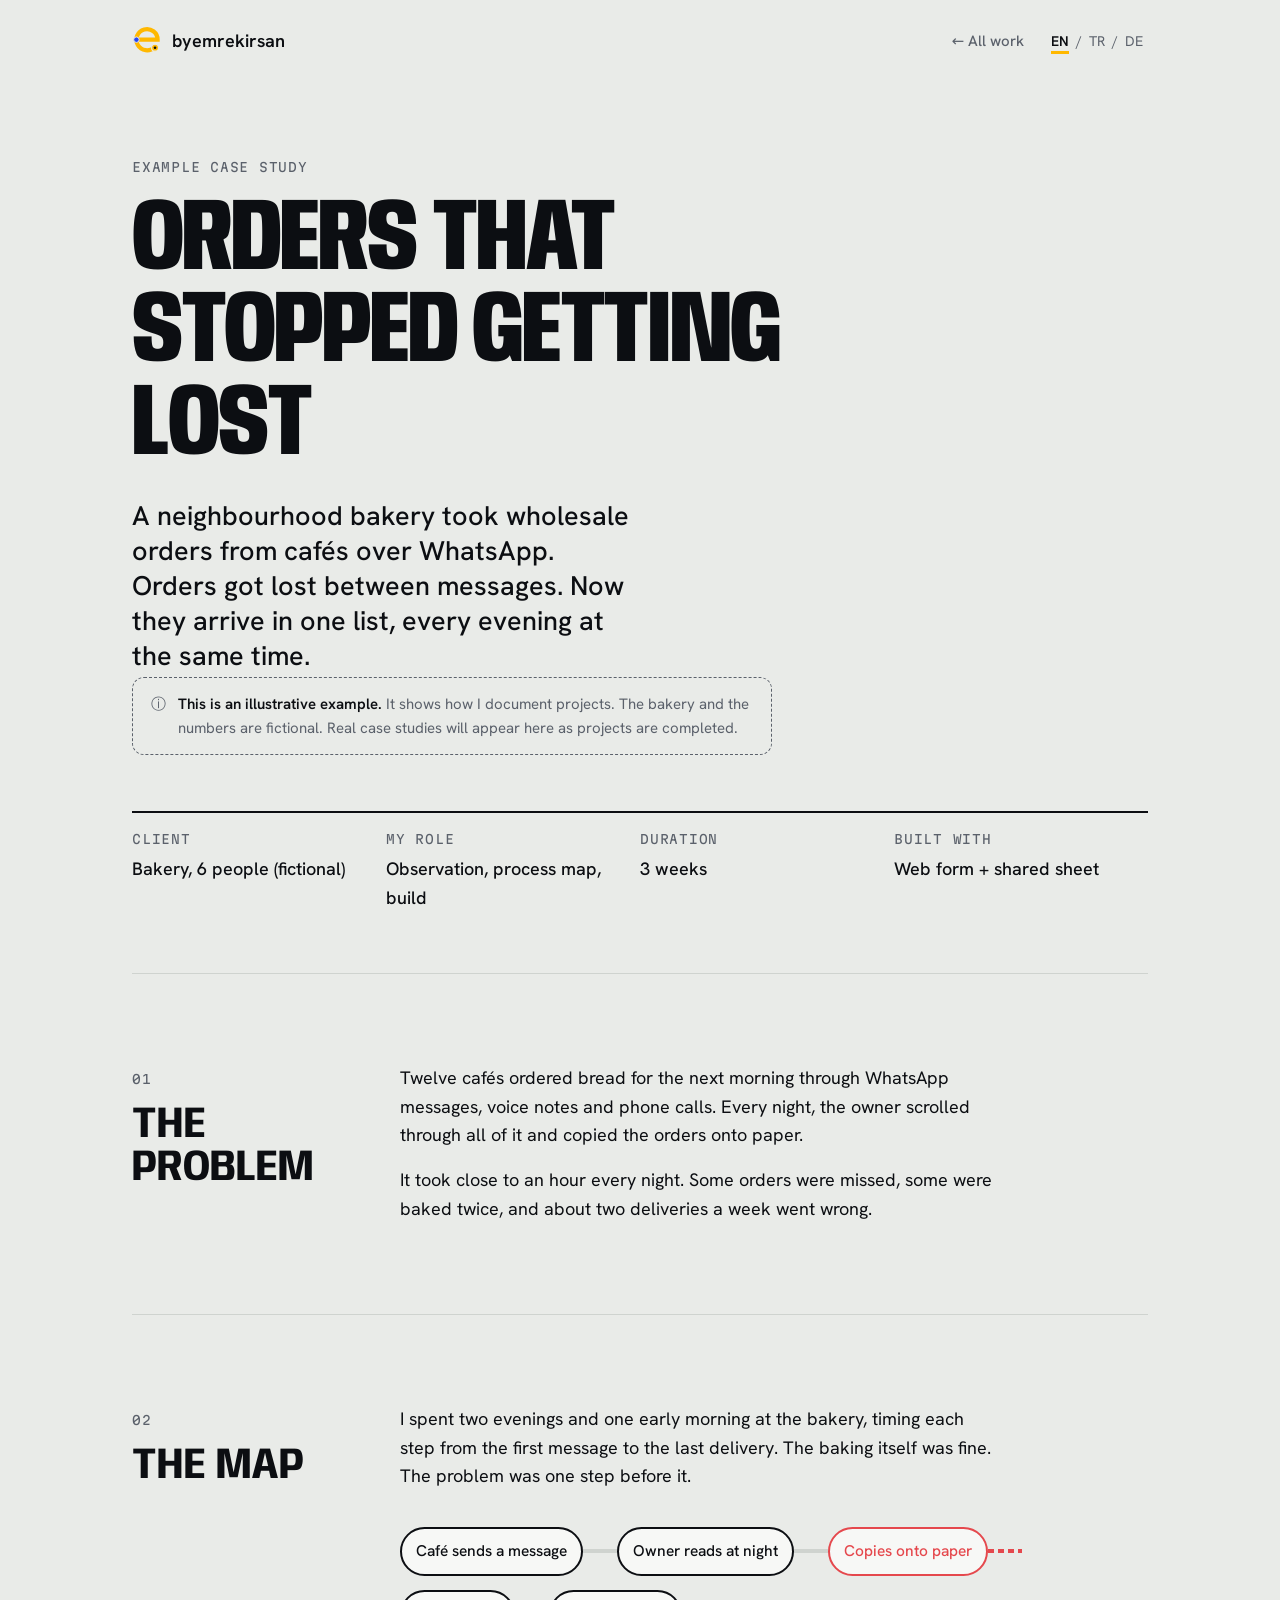
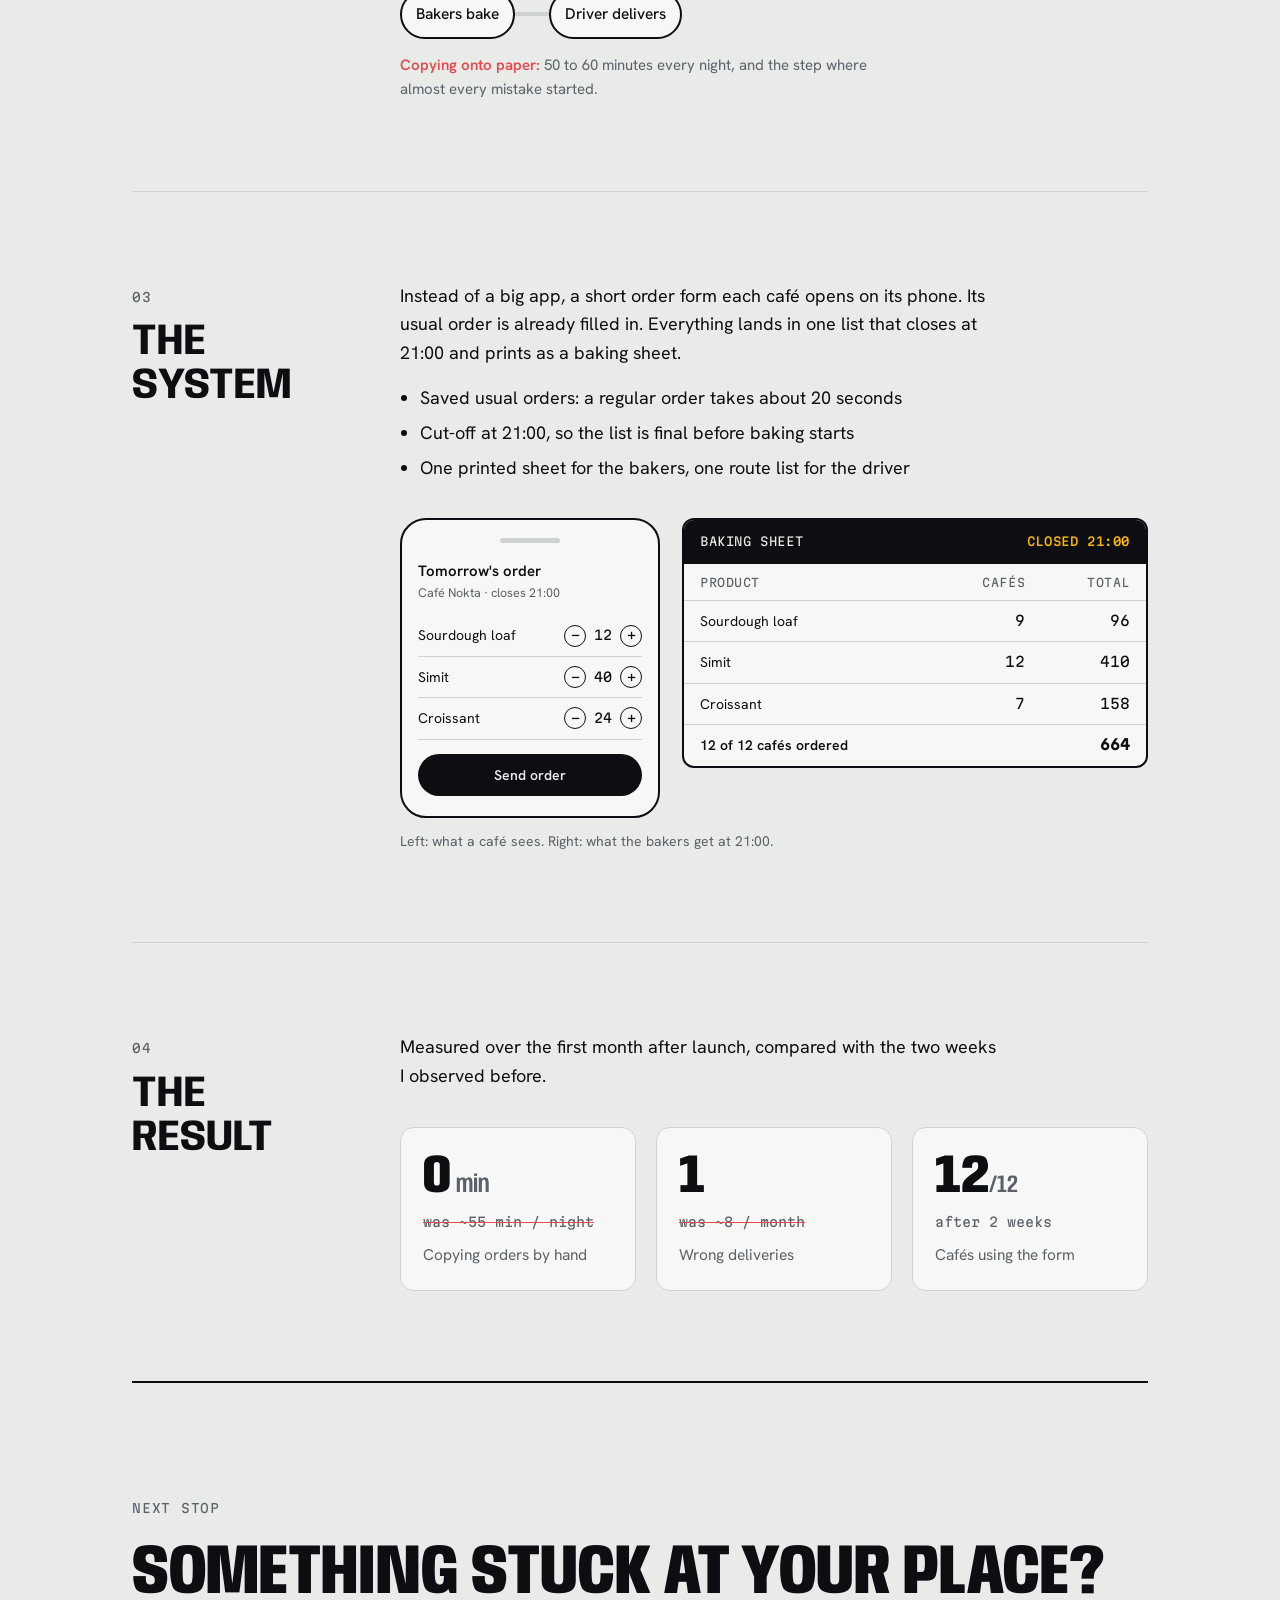
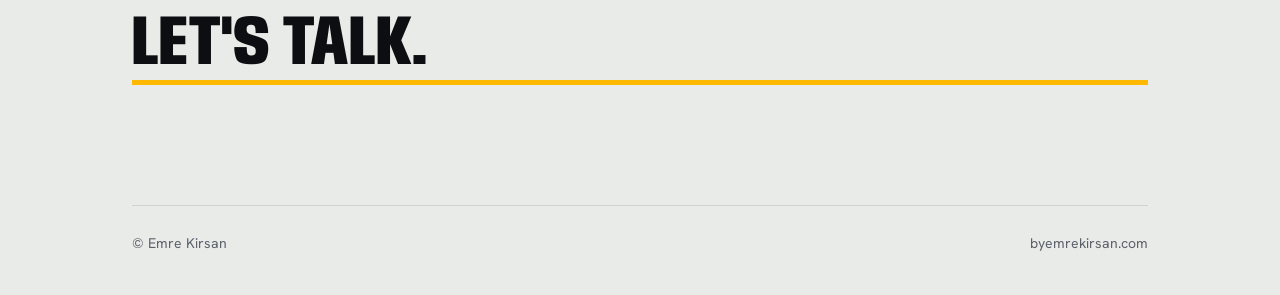
<file: example-case-study.html>
<!doctype html>
<html lang="en">
<head>
<meta charset="utf-8">
<meta name="viewport" content="width=device-width, initial-scale=1">
<title>Example case study · Emre Kirsan</title>
<meta name="description" content="An illustrative example of how Emre Kirsan documents a project: problem, process map, system, result.">
<meta property="og:image" content="https://byemrekirsan.com/og.png">
<link rel="icon" href="favicon.svg" type="image/svg+xml">
<link rel="stylesheet" href="fonts/fonts.css">
<style>
@view-transition{navigation:auto}
.top svg{view-transition-name:logo}
:root{--bg:#e9ebe8;--surface:#f7f8f6;--ink:#0c0e12;--muted:#5b616b;--rule:#cfd3cf;--route:#ffb800;--stop:#2747f5;--jam:#e5484d}
@media (prefers-color-scheme: dark){:root:not([data-theme="light"]){--bg:#0c0e12;--surface:#14171d;--ink:#e9ebe8;--muted:#8d939c;--rule:#262a31;--stop:#6f86ff;--jam:#ff6369}}
:root[data-theme="dark"]{--bg:#0c0e12;--surface:#14171d;--ink:#e9ebe8;--muted:#8d939c;--rule:#262a31;--stop:#6f86ff;--jam:#ff6369}
*{box-sizing:border-box;margin:0;padding:0}
body{background:var(--bg);color:var(--ink);font-family:"Hanken Grotesk",system-ui,sans-serif;font-size:18px;line-height:1.6;-webkit-font-smoothing:antialiased}
a{color:inherit}
.page{max-width:1080px;margin:0 auto;padding:0 32px}
.top{display:flex;justify-content:space-between;align-items:center;padding:26px 0}
.top a{display:inline-flex;align-items:center;gap:10px;text-decoration:none;font-weight:600}
.top svg{width:30px;height:30px}
.top .ring{stroke:var(--bg)}
.top .back{color:var(--muted);font-weight:500;font-size:15px}
.label{font-family:"Martian Mono",monospace;font-size:12.5px;letter-spacing:.06em;text-transform:uppercase;color:var(--muted)}

/* giriş */
.intro{padding:70px 0 60px}
h1{font-family:"Anybody",sans-serif;font-weight:800;font-variation-settings:"wdth" 72;text-transform:uppercase;font-size:clamp(48px,8vw,112px);line-height:.9;letter-spacing:-.02em;margin-top:14px;max-width:14ch}
.intro .lead{margin-top:26px;font-size:clamp(21px,2.3vw,27px);line-height:1.3;font-weight:500;max-width:34ch}
.meta{display:grid;grid-template-columns:repeat(4,1fr);margin-top:56px;border-top:2px solid var(--ink)}
.meta div{padding:16px 16px 0 0}
.meta dd{margin-top:6px;font-weight:500}

/* bölümler */
section{padding:90px 0;border-top:1px solid var(--rule)}
.sec{display:grid;grid-template-columns:220px 1fr;gap:48px}
h2{font-family:"Anybody",sans-serif;font-weight:700;font-variation-settings:"wdth" 90;text-transform:uppercase;font-size:clamp(30px,3.4vw,44px);line-height:1;margin:10px 0 0}
.body p{max-width:60ch}
.body p + p{margin-top:16px}
.body ul{margin:16px 0 0 20px;max-width:60ch}
.body li + li{margin-top:6px}

/* harita: süreç adımları, tıkanan yer kırmızı */
.map{margin-top:36px;display:flex;flex-wrap:wrap;row-gap:14px;align-items:center}
.map .s{display:flex;align-items:center}
.map .s span{padding:10px 14px;border:2px solid var(--ink);border-radius:999px;font-weight:500;font-size:15.5px;background:var(--surface);white-space:nowrap}
.map .s::after{content:"";width:34px;height:4px;background:var(--rule)}
.map .s:last-child::after{display:none}
.map .s.jam span{border-color:var(--jam);color:var(--jam)}
.map .s.jam::after{background:repeating-linear-gradient(90deg,var(--jam) 0 6px,transparent 6px 10px)}
.map-note{margin-top:14px;font-size:15px;color:var(--muted)}
.map-note b{color:var(--jam)}

/* ekran görüntüsü */
.shot{margin-top:36px;border:2px solid var(--ink);border-radius:12px;overflow:hidden;background:var(--surface);aspect-ratio:16/10;display:grid;place-items:center;color:var(--muted)}
.shot img{width:100%;height:100%;object-fit:cover;display:block}

/* sonuç: önce / sonra */
.results{display:grid;grid-template-columns:repeat(3,1fr);gap:20px;margin-top:36px}
.r{background:var(--surface);border:1px solid var(--rule);border-radius:14px;padding:22px}
.r .num{font-family:"Anybody",sans-serif;font-weight:800;font-variation-settings:"wdth" 80;font-size:54px;line-height:1}
.r .num small{font-size:.45em;color:var(--muted);font-weight:600}
.r .from{font-family:"Martian Mono",monospace;font-size:13px;color:var(--muted);margin-top:8px;text-decoration:line-through;text-decoration-color:var(--jam)}
.r p{margin-top:10px;font-size:15.5px;color:var(--muted)}

blockquote{margin-top:40px;padding-left:22px;border-left:5px solid var(--route);font-size:22px;line-height:1.4;font-weight:500;max-width:44ch}
blockquote cite{display:block;margin-top:12px;font-size:15px;font-style:normal;color:var(--muted);font-weight:400}

.next{padding:110px 0 120px;border-top:2px solid var(--ink)}
.next a.cta{display:inline-block;margin-top:18px;font-family:"Anybody",sans-serif;font-weight:800;font-variation-settings:"wdth" 75;text-transform:uppercase;font-size:clamp(34px,5.5vw,72px);line-height:1;text-decoration:none;border-bottom:5px solid var(--route)}
footer{display:flex;justify-content:space-between;padding:26px 0 40px;border-top:1px solid var(--rule);color:var(--muted);font-size:14px}

@media (max-width:860px){
  .page{padding:0 20px}
  .meta{grid-template-columns:1fr 1fr;row-gap:16px}
  .sec{grid-template-columns:1fr;gap:16px}
  .results{grid-template-columns:1fr}
  section{padding:70px 0}
  .map{flex-direction:column;align-items:flex-start}
  .map .s{flex-direction:column;align-items:flex-start}
  .map .s::after{width:4px;height:22px;margin-left:24px}
  .map .s.jam::after{background:repeating-linear-gradient(180deg,var(--jam) 0 6px,transparent 6px 10px)}
}
</style>
<style>
.notice{display:flex;gap:12px;align-items:flex-start;margin-top:4px;padding:14px 18px;border:1px dashed var(--muted);border-radius:12px;font-size:15px;color:var(--muted);max-width:640px}
.notice b{color:var(--ink);font-weight:600}
.switch{display:flex;gap:2px;align-items:center;font-size:14px;color:var(--muted)}
.switch button{background:none;border:none;color:inherit;font:inherit;cursor:pointer;padding:4px 5px}
.switch button[aria-pressed="true"]{color:var(--ink);font-weight:600;text-decoration:underline;text-decoration-color:var(--route);text-decoration-thickness:3px;text-underline-offset:5px}
.right{display:flex;gap:22px;align-items:center}
/* arayüz taslağı */
.mock{margin-top:36px;display:grid;grid-template-columns:260px 1fr;gap:22px;align-items:start}
.phone{border:2px solid var(--ink);border-radius:26px;padding:18px 16px 20px;background:var(--surface)}
.phone .bar{width:60px;height:5px;border-radius:5px;background:var(--rule);margin:0 auto 16px}
.phone h4{font-size:15px;font-weight:600}
.phone .sub{font-size:12.5px;color:var(--muted);margin-bottom:12px}
.item{display:flex;justify-content:space-between;align-items:center;padding:9px 0;border-bottom:1px solid var(--rule);font-size:14px}
.qty{display:flex;align-items:center;gap:8px;font-family:"Martian Mono",monospace;font-size:13px}
.qty i{width:22px;height:22px;border:1.5px solid var(--ink);border-radius:50%;display:grid;place-items:center;font-style:normal;font-size:13px;line-height:1}
.send{margin-top:14px;background:var(--ink);color:var(--bg);text-align:center;border-radius:999px;padding:10px;font-weight:600;font-size:14px}
.sheet{border:2px solid var(--ink);border-radius:12px;background:var(--surface);overflow:hidden}
.sheet .h{display:flex;justify-content:space-between;padding:12px 16px;background:var(--ink);color:var(--bg);font-family:"Martian Mono",monospace;font-size:12px;letter-spacing:.05em}
.sheet .h b{color:var(--route);font-weight:500}
.sheet table{width:100%;border-collapse:collapse;font-size:14px}
.sheet th,.sheet td{text-align:left;padding:9px 16px;border-bottom:1px solid var(--rule)}
.sheet th{font-family:"Martian Mono",monospace;font-size:11.5px;font-weight:400;color:var(--muted);text-transform:uppercase;letter-spacing:.05em}
.sheet td.n{font-family:"Martian Mono",monospace;text-align:right}
.sheet th.n{text-align:right}
.sheet tr.tot td{font-weight:600;border-bottom:none}
.caption{margin-top:12px;font-size:14px;color:var(--muted)}
@media (max-width:860px){.mock{grid-template-columns:1fr}.phone{max-width:300px}}
.r .from.plain{text-decoration:none}
</style>
<script defer src="https://cloud.umami.is/script.js" data-website-id="40d763a4-e63f-450d-ba76-feec5ee81941" data-domains="byemrekirsan.com,www.byemrekirsan.com"></script>
</head>
<body>
<div class="page">

<header class="top">
  <a href="index.html" aria-label="byemrekirsan, home">
    <svg viewBox="200 260 680 620" aria-hidden="true"><path d="M300 540 H780 A240 240 0 1 0 710 710" fill="none" stroke="#ffb800" stroke-width="96" stroke-linecap="round"/><circle class="ring" cx="300" cy="540" r="62" fill="var(--stop)" stroke-width="22"/><circle class="ring" cx="722" cy="722" r="78" fill="#ffb800" stroke-width="24"/><circle cx="722" cy="722" r="30" fill="#0c0e12"/></svg>byemrekirsan</a>
  <div class="right">
    <a class="back" href="index.html#work" data-i18n="back">← All work</a>
    <div class="switch" role="group" aria-label="Language">
      <button data-lang="en" aria-pressed="true">EN</button><span>/</span>
      <button data-lang="tr" aria-pressed="false">TR</button><span>/</span>
      <button data-lang="de" aria-pressed="false">DE</button>
    </div>
  </div>
</header>

<div class="intro">
  <span class="label" data-i18n="kicker">Example case study</span>
  <h1 data-i18n="title">Orders that stopped getting lost</h1>
  <p class="lead" data-i18n="lead">A neighbourhood bakery took wholesale orders from cafés over WhatsApp. Orders got lost between messages. Now they arrive in one list, every evening at the same time.</p>
  <p class="notice" data-i18n="notice"><span>ⓘ</span><span><b>This is an illustrative example.</b> It shows how I document projects. The bakery and the numbers are fictional. Real case studies will appear here as projects are completed.</span></p>
  <dl class="meta">
    <div><dt class="label" data-i18n="m1">Client</dt><dd data-i18n="m1v">Bakery, 6 people (fictional)</dd></div>
    <div><dt class="label" data-i18n="m2">My role</dt><dd data-i18n="m2v">Observation, process map, build</dd></div>
    <div><dt class="label" data-i18n="m3">Duration</dt><dd data-i18n="m3v">3 weeks</dd></div>
    <div><dt class="label" data-i18n="m4">Built with</dt><dd data-i18n="m4v">Web form + shared sheet</dd></div>
  </dl>
</div>

<section>
  <div class="sec">
    <div><span class="label">01</span><h2 data-i18n="h1">The problem</h2></div>
    <div class="body">
      <p data-i18n="p1">Twelve cafés ordered bread for the next morning through WhatsApp messages, voice notes and phone calls. Every night, the owner scrolled through all of it and copied the orders onto paper.</p>
      <p data-i18n="p2">It took close to an hour every night. Some orders were missed, some were baked twice, and about two deliveries a week went wrong.</p>
    </div>
  </div>
</section>

<section>
  <div class="sec">
    <div><span class="label">02</span><h2 data-i18n="h2">The map</h2></div>
    <div class="body">
      <p data-i18n="p3">I spent two evenings and one early morning at the bakery, timing each step from the first message to the last delivery. The baking itself was fine. The problem was one step before it.</p>
      <div class="map">
        <div class="s"><span data-i18n="st1">Café sends a message</span></div>
        <div class="s"><span data-i18n="st2">Owner reads at night</span></div>
        <div class="s jam"><span data-i18n="st3">Copies onto paper</span></div>
        <div class="s"><span data-i18n="st4">Bakers bake</span></div>
        <div class="s"><span data-i18n="st5">Driver delivers</span></div>
      </div>
      <p class="map-note" data-i18n="note"><b>Copying onto paper:</b> 50 to 60 minutes every night, and the step where almost every mistake started.</p>
    </div>
  </div>
</section>

<section>
  <div class="sec">
    <div><span class="label">03</span><h2 data-i18n="h3">The system</h2></div>
    <div class="body">
      <p data-i18n="p4">Instead of a big app, a short order form each café opens on its phone. Its usual order is already filled in. Everything lands in one list that closes at 21:00 and prints as a baking sheet.</p>
      <ul>
        <li data-i18n="li1">Saved usual orders: a regular order takes about 20 seconds</li>
        <li data-i18n="li2">Cut-off at 21:00, so the list is final before baking starts</li>
        <li data-i18n="li3">One printed sheet for the bakers, one route list for the driver</li>
      </ul>
      <div class="mock" aria-label="Sketch of the order form and the baking sheet">
        <div class="phone">
          <div class="bar"></div>
          <h4 data-i18n="f.t">Tomorrow's order</h4>
          <div class="sub" data-i18n="f.s">Café Nokta · closes 21:00</div>
          <div class="item"><span data-i18n="b1">Sourdough loaf</span><span class="qty"><i>−</i>12<i>+</i></span></div>
          <div class="item"><span data-i18n="b2">Simit</span><span class="qty"><i>−</i>40<i>+</i></span></div>
          <div class="item"><span data-i18n="b3">Croissant</span><span class="qty"><i>−</i>24<i>+</i></span></div>
          <div class="send" data-i18n="f.b">Send order</div>
        </div>
        <div class="sheet">
          <div class="h"><span data-i18n="sh.t">BAKING SHEET</span><b data-i18n="sh.d">CLOSED 21:00</b></div>
          <table>
            <thead><tr><th data-i18n="sh.c1">Product</th><th class="n" data-i18n="sh.c2">Cafés</th><th class="n" data-i18n="sh.c3">Total</th></tr></thead>
            <tbody>
              <tr><td data-i18n="b1">Sourdough loaf</td><td class="n">9</td><td class="n">96</td></tr>
              <tr><td data-i18n="b2">Simit</td><td class="n">12</td><td class="n">410</td></tr>
              <tr><td data-i18n="b3">Croissant</td><td class="n">7</td><td class="n">158</td></tr>
              <tr class="tot"><td data-i18n="sh.tot">12 of 12 cafés ordered</td><td class="n"></td><td class="n">664</td></tr>
            </tbody>
          </table>
        </div>
      </div>
      <p class="caption" data-i18n="cap">Left: what a café sees. Right: what the bakers get at 21:00.</p>
    </div>
  </div>
</section>

<section>
  <div class="sec">
    <div><span class="label">04</span><h2 data-i18n="h4">The result</h2></div>
    <div class="body">
      <p data-i18n="p5">Measured over the first month after launch, compared with the two weeks I observed before.</p>
      <div class="results">
        <div class="r"><div class="num">0<small data-i18n="u1"> min</small></div><div class="from" data-i18n="r1f">was ~55 min / night</div><p data-i18n="r1">Copying orders by hand</p></div>
        <div class="r"><div class="num">1</div><div class="from" data-i18n="r2f">was ~8 / month</div><p data-i18n="r2">Wrong deliveries</p></div>
        <div class="r"><div class="num">12<small>/12</small></div><div class="from plain" data-i18n="r3f">after 2 weeks</div><p data-i18n="r3">Cafés using the form</p></div>
      </div>
    </div>
  </div>
</section>

<div class="next">
  <span class="label" data-i18n="ns">Next stop</span><br>
  <a class="cta" href="index.html#contact" data-i18n="cta">Something stuck at your place? Let's talk.</a>
</div>

<footer><span>© Emre Kirsan</span><span>byemrekirsan.com</span></footer>
</div>

<script>
const T = {
en:{back:"← All work",kicker:"Example case study",title:"Orders that stopped getting lost",
lead:"A neighbourhood bakery took wholesale orders from cafés over WhatsApp. Orders got lost between messages. Now they arrive in one list, every evening at the same time.",
notice:"<span>ⓘ</span><span><b>This is an illustrative example.</b> It shows how I document projects. The bakery and the numbers are fictional. Real case studies will appear here as projects are completed.</span>",
m1:"Client",m1v:"Bakery, 6 people (fictional)",m2:"My role",m2v:"Observation, process map, build",m3:"Duration",m3v:"3 weeks",m4:"Built with",m4v:"Web form + shared sheet",
h1:"The problem",p1:"Twelve cafés ordered bread for the next morning through WhatsApp messages, voice notes and phone calls. Every night, the owner scrolled through all of it and copied the orders onto paper.",
p2:"It took close to an hour every night. Some orders were missed, some were baked twice, and about two deliveries a week went wrong.",
h2:"The map",p3:"I spent two evenings and one early morning at the bakery, timing each step from the first message to the last delivery. The baking itself was fine. The problem was one step before it.",
st1:"Café sends a message",st2:"Owner reads at night",st3:"Copies onto paper",st4:"Bakers bake",st5:"Driver delivers",
note:"<b>Copying onto paper:</b> 50 to 60 minutes every night, and the step where almost every mistake started.",
h3:"The system",p4:"Instead of a big app, a short order form each café opens on its phone. Its usual order is already filled in. Everything lands in one list that closes at 21:00 and prints as a baking sheet.",
li1:"Saved usual orders: a regular order takes about 20 seconds",li2:"Cut-off at 21:00, so the list is final before baking starts",li3:"One printed sheet for the bakers, one route list for the driver",
"f.t":"Tomorrow's order","f.s":"Café Nokta · closes 21:00",b1:"Sourdough loaf",b2:"Simit",b3:"Croissant","f.b":"Send order",
"sh.t":"BAKING SHEET","sh.d":"CLOSED 21:00","sh.c1":"Product","sh.c2":"Cafés","sh.c3":"Total","sh.tot":"12 of 12 cafés ordered",
cap:"Left: what a café sees. Right: what the bakers get at 21:00.",
h4:"The result",p5:"Measured over the first month after launch, compared with the two weeks I observed before.",
u1:" min",r1f:"was ~55 min / night",r1:"Copying orders by hand",r2f:"was ~8 / month",r2:"Wrong deliveries",r3f:"after 2 weeks",r3:"Cafés using the form",
ns:"Next stop",cta:"Something stuck at your place? Let's talk."},
tr:{back:"← Tüm işler",kicker:"Örnek çalışma",title:"Siparişler artık kaybolmuyor",
lead:"Bir mahalle fırını kafelerden toptan siparişleri WhatsApp üzerinden alıyordu. Siparişler mesajların arasında kayboluyordu. Artık her akşam aynı saatte tek bir listede toplanıyor.",
notice:"<span>ⓘ</span><span><b>Bu, açıklama amaçlı bir örnektir.</b> Projeleri nasıl anlattığımı gösteriyor. Fırın ve rakamlar kurgusaldır. Gerçek çalışmalar, projeler tamamlandıkça burada yer alacak.</span>",
m1:"Müşteri",m1v:"Fırın, 6 kişi (kurgusal)",m2:"Rolüm",m2v:"Gözlem, süreç haritası, kurulum",m3:"Süre",m3v:"3 hafta",m4:"Araçlar",m4v:"Web formu + ortak tablo",
h1:"Sorun",p1:"On iki kafe, ertesi sabahın ekmeğini WhatsApp mesajları, sesli notlar ve telefonla sipariş ediyordu. Fırın sahibi her gece hepsini tek tek okuyup siparişleri kâğıda geçiriyordu.",
p2:"Bu her gece bir saate yakın sürüyordu. Bazı siparişler atlanıyor, bazıları iki kez pişiyor, haftada yaklaşık iki teslimat yanlış gidiyordu.",
h2:"Harita",p3:"Fırında iki akşam ve bir sabah erken saat geçirdim, ilk mesajdan son teslimata kadar her adımı ölçtüm. Pişirme kısmı sorunsuzdu. Sorun bir önceki adımdaydı.",
st1:"Kafe mesaj atar",st2:"Sahibi gece okur",st3:"Kâğıda geçirir",st4:"Ustalar pişirir",st5:"Şoför dağıtır",
note:"<b>Kâğıda geçirme:</b> Her gece 50-60 dakika ve neredeyse bütün hataların başladığı adım.",
h3:"Sistem",p4:"Büyük bir uygulama yerine, her kafenin telefonundan açtığı kısa bir sipariş formu. Her kafenin her zamanki siparişi formda hazır geliyor. Hepsi saat 21:00'de kapanan ve pişirme listesi olarak yazdırılan tek bir listeye düşüyor.",
li1:"Kayıtlı sipariş: Her zamanki sipariş yaklaşık 20 saniye sürüyor",li2:"21:00'de kapanış: Pişirme başlamadan liste kesinleşiyor",li3:"Ustalar için bir pişirme listesi, şoför için bir dağıtım listesi",
"f.t":"Yarının siparişi","f.s":"Kafe Nokta · 21:00'de kapanır",b1:"Ekşi mayalı ekmek",b2:"Simit",b3:"Kruvasan","f.b":"Siparişi gönder",
"sh.t":"PİŞİRME LİSTESİ","sh.d":"21:00'DE KAPANDI","sh.c1":"Ürün","sh.c2":"Kafe","sh.c3":"Toplam","sh.tot":"12 kafenin 12'si sipariş verdi",
cap:"Solda: kafenin gördüğü ekran. Sağda: ustalara 21:00'de giden liste.",
h4:"Sonuç",p5:"Yayından sonraki ilk ay ölçüldü, öncesinde gözlemlediğim iki haftayla karşılaştırıldı.",
u1:" dk",r1f:"önce ~55 dk / gece",r1:"Siparişleri elle yazma",r2f:"önce ~8 / ay",r2:"Yanlış teslimat",r3f:"2 hafta sonra",r3:"Formu kullanan kafe",
ns:"Sonraki durak",cta:"Sizde de tıkanan bir iş mi var? Konuşalım."},
de:{back:"← Alle Arbeiten",kicker:"Beispiel-Fallstudie",title:"Bestellungen, die nicht mehr verloren gehen",
lead:"Eine Bäckerei im Viertel nahm Großbestellungen von Cafés per WhatsApp an. Bestellungen gingen zwischen den Nachrichten verloren. Jetzt kommen sie jeden Abend zur selben Zeit in einer Liste an.",
notice:"<span>ⓘ</span><span><b>Dies ist ein veranschaulichendes Beispiel.</b> Es zeigt, wie ich Projekte dokumentiere. Die Bäckerei und die Zahlen sind fiktiv. Echte Fallstudien erscheinen hier, sobald Projekte abgeschlossen sind.</span>",
m1:"Kunde",m1v:"Bäckerei, 6 Personen (fiktiv)",m2:"Meine Rolle",m2v:"Beobachtung, Prozesskarte, Umsetzung",m3:"Dauer",m3v:"3 Wochen",m4:"Werkzeuge",m4v:"Webformular + geteilte Tabelle",
h1:"Das Problem",p1:"Zwölf Cafés bestellten das Brot für den nächsten Morgen per WhatsApp-Nachricht, Sprachnachricht und Telefon. Jeden Abend ging der Inhaber alles durch und schrieb die Bestellungen auf Papier.",
p2:"Das dauerte fast eine Stunde pro Abend. Manche Bestellungen wurden übersehen, manche doppelt gebacken, und etwa zwei Lieferungen pro Woche gingen schief.",
h2:"Die Karte",p3:"Ich war zwei Abende und einen frühen Morgen in der Bäckerei und habe jeden Schritt von der ersten Nachricht bis zur letzten Lieferung gemessen. Das Backen selbst lief gut. Das Problem lag einen Schritt davor.",
st1:"Café schreibt",st2:"Inhaber liest abends",st3:"Überträgt auf Papier",st4:"Bäcker backen",st5:"Fahrer liefert",
note:"<b>Übertragen auf Papier:</b> 50 bis 60 Minuten jeden Abend, und der Schritt, an dem fast jeder Fehler begann.",
h3:"Das System",p4:"Statt einer großen App ein kurzes Bestellformular, das jedes Café auf dem Handy öffnet. Die übliche Bestellung ist schon ausgefüllt. Alles landet in einer Liste, die um 21:00 schließt und als Backzettel gedruckt wird.",
li1:"Gespeicherte Standardbestellung: dauert etwa 20 Sekunden",li2:"Bestellschluss 21:00, die Liste steht vor Backbeginn fest",li3:"Ein Backzettel für die Bäcker, eine Tourenliste für den Fahrer",
"f.t":"Bestellung für morgen","f.s":"Café Nokta · schließt 21:00",b1:"Sauerteigbrot",b2:"Simit",b3:"Croissant","f.b":"Bestellung senden",
"sh.t":"BACKZETTEL","sh.d":"GESCHLOSSEN 21:00","sh.c1":"Produkt","sh.c2":"Cafés","sh.c3":"Gesamt","sh.tot":"12 von 12 Cafés haben bestellt",
cap:"Links: was ein Café sieht. Rechts: was die Bäcker um 21:00 bekommen.",
h4:"Das Ergebnis",p5:"Gemessen im ersten Monat nach dem Start, verglichen mit den zwei Wochen, die ich vorher beobachtet habe.",
u1:" Min",r1f:"vorher ~55 Min / Abend",r1:"Bestellungen von Hand abschreiben",r2f:"vorher ~8 / Monat",r2:"Falsche Lieferungen",r3f:"nach 2 Wochen",r3:"Cafés, die das Formular nutzen",
ns:"Nächster Halt",cta:"Hakt bei Ihnen etwas? Sprechen wir."}};
function setLang(l){
  const lang = T[l] ? l : 'en', d = T[lang];
  document.documentElement.lang = lang;
  document.querySelectorAll('[data-i18n]').forEach(el => { const v = d[el.dataset.i18n]; if (v !== undefined) el.innerHTML = v; });
  document.querySelectorAll('.switch [data-lang]').forEach(b => b.setAttribute('aria-pressed', b.dataset.lang === lang));
  try { localStorage.setItem('lang', lang); } catch(e){}
}
document.querySelectorAll('.switch [data-lang]').forEach(b => b.addEventListener('click', () => setLang(b.dataset.lang)));
try { const th = localStorage.getItem('theme'); if (th) document.documentElement.dataset.theme = th; } catch(e){}
let saved = null; try { saved = localStorage.getItem('lang'); } catch(e){}
setLang(saved || 'en');
</script>
</body>
</html>
</file>
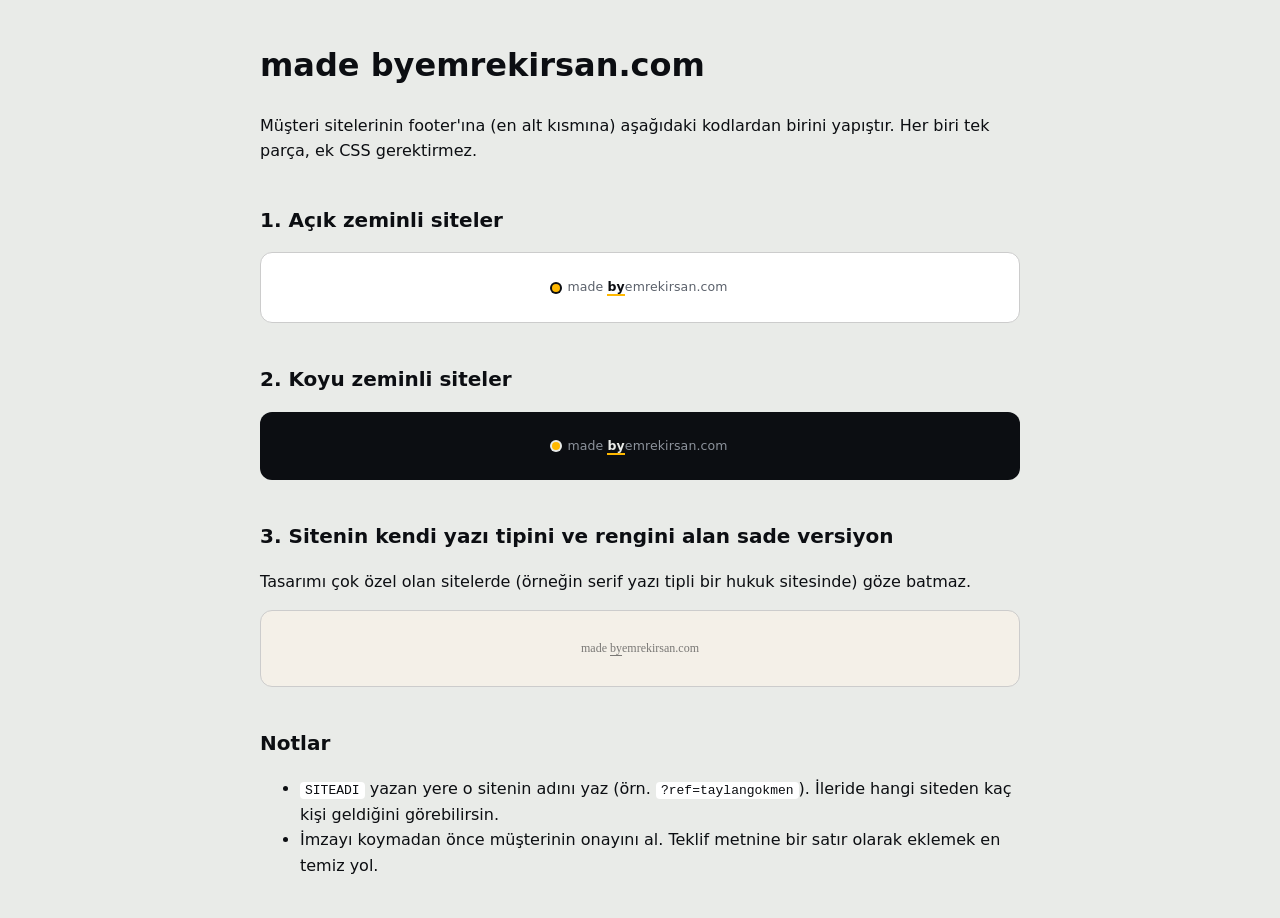
<file: brand/imza.html>
<!doctype html>
<html lang="tr">
<head>
<meta charset="utf-8">
<meta name="viewport" content="width=device-width, initial-scale=1">
<title>byemrekirsan imza</title>
<style>
  body{font-family:system-ui,sans-serif;max-width:760px;margin:40px auto;padding:0 16px;line-height:1.6;color:#0c0e12;background:#e9ebe8}
  h2{margin-top:40px;font-size:20px}
  .demo{padding:28px;border-radius:12px;margin:12px 0;display:flex;justify-content:center}
  .light{background:#ffffff;border:1px solid #ccc}
  .dark{background:#0c0e12}
  .cream{background:#f4f0e8;border:1px solid #ccc;font-family:Georgia,serif;color:#3a3a3a}
  code{background:#fff;padding:1px 5px;border-radius:4px}
</style>
</head>
<body>

<h1>made byemrekirsan.com</h1>
<p>Müşteri sitelerinin footer'ına (en alt kısmına) aşağıdaki kodlardan birini yapıştır. Her biri tek parça, ek CSS gerektirmez.</p>

<!-- ========== 1) AÇIK ZEMİN ========== -->
<h2>1. Açık zeminli siteler</h2>
<div class="demo light">

<!-- byemrekirsan imza: başlangıç -->
<a href="https://byemrekirsan.com/?ref=SITEADI" target="_blank" rel="noopener" title="Emre Kirsan"
   style="display:inline-flex;align-items:center;gap:7px;font:400 12.5px/1 system-ui,-apple-system,'Segoe UI',sans-serif;color:#5b616b;text-decoration:none;letter-spacing:.01em;">
  <span style="width:8px;height:8px;border-radius:50%;background:#ffb800;box-shadow:0 0 0 2px #0c0e12;flex:none;"></span>
  <span>made <b style="font-weight:600;color:#0c0e12;border-bottom:2px solid #ffb800;">by</b>emrekirsan.com</span>
</a>
<!-- byemrekirsan imza: bitiş -->

</div>

<!-- ========== 2) KOYU ZEMİN ========== -->
<h2>2. Koyu zeminli siteler</h2>
<div class="demo dark">

<!-- byemrekirsan imza: başlangıç -->
<a href="https://byemrekirsan.com/?ref=SITEADI" target="_blank" rel="noopener" title="Emre Kirsan"
   style="display:inline-flex;align-items:center;gap:7px;font:400 12.5px/1 system-ui,-apple-system,'Segoe UI',sans-serif;color:#8d939c;text-decoration:none;letter-spacing:.01em;">
  <span style="width:8px;height:8px;border-radius:50%;background:#ffb800;box-shadow:0 0 0 2px #e9ebe8;flex:none;"></span>
  <span>made <b style="font-weight:600;color:#e9ebe8;border-bottom:2px solid #ffb800;">by</b>emrekirsan.com</span>
</a>
<!-- byemrekirsan imza: bitiş -->

</div>

<!-- ========== 3) SİTEYE UYUMLU ========== -->
<h2>3. Sitenin kendi yazı tipini ve rengini alan sade versiyon</h2>
<p>Tasarımı çok özel olan sitelerde (örneğin serif yazı tipli bir hukuk sitesinde) göze batmaz.</p>
<div class="demo cream">

<!-- byemrekirsan imza: başlangıç -->
<a href="https://byemrekirsan.com/?ref=SITEADI" target="_blank" rel="noopener" title="Emre Kirsan"
   style="color:inherit;font:inherit;font-size:12px;opacity:.65;text-decoration:none;">made <span style="text-decoration:underline;text-underline-offset:3px;">by</span>emrekirsan.com</a>
<!-- byemrekirsan imza: bitiş -->

</div>

<h2>Notlar</h2>
<ul>
  <li><code>SITEADI</code> yazan yere o sitenin adını yaz (örn. <code>?ref=taylangokmen</code>). İleride hangi siteden kaç kişi geldiğini görebilirsin.</li>
  <li>İmzayı koymadan önce müşterinin onayını al. Teklif metnine bir satır olarak eklemek en temiz yol.</li>
</ul>

</body>
</html>
</file>
<file: fonts/fonts.css>
/* Yazı tipleri dosyanın içine gömülü: bilgisayardan açınca da çalışır (Google'a bağlı değil). Lisans: SIL Open Font License */
@font-face{font-family:'Anybody';font-style:normal;font-display:swap;font-weight:100 900;font-stretch:50% 150%;src:url([data-uri]) format('woff2');unicode-range:U+0000-00FF,U+0131,U+0152-0153,U+02BB-02BC,U+02C6,U+02DA,U+02DC,U+0304,U+0308,U+0329,U+2000-206F,U+20AC,U+2122,U+2191,U+2193,U+2212,U+2215,U+FEFF,U+FFFD}
@font-face{font-family:'Hanken Grotesk';font-style:normal;font-display:swap;font-weight:400;src:url([data-uri]) format('woff2');unicode-range:U+0000-00FF,U+0131,U+0152-0153,U+02BB-02BC,U+02C6,U+02DA,U+02DC,U+0304,U+0308,U+0329,U+2000-206F,U+20AC,U+2122,U+2191,U+2193,U+2212,U+2215,U+FEFF,U+FFFD}
@font-face{font-family:'Hanken Grotesk';font-style:normal;font-display:swap;font-weight:500;src:url([data-uri]) format('woff2');unicode-range:U+0000-00FF,U+0131,U+0152-0153,U+02BB-02BC,U+02C6,U+02DA,U+02DC,U+0304,U+0308,U+0329,U+2000-206F,U+20AC,U+2122,U+2191,U+2193,U+2212,U+2215,U+FEFF,U+FFFD}
@font-face{font-family:'Hanken Grotesk';font-style:normal;font-display:swap;font-weight:600;src:url([data-uri]) format('woff2');unicode-range:U+0000-00FF,U+0131,U+0152-0153,U+02BB-02BC,U+02C6,U+02DA,U+02DC,U+0304,U+0308,U+0329,U+2000-206F,U+20AC,U+2122,U+2191,U+2193,U+2212,U+2215,U+FEFF,U+FFFD}
@font-face{font-family:'Martian Mono';font-style:normal;font-display:swap;font-weight:400;src:url([data-uri]) format('woff2');unicode-range:U+0000-00FF,U+0131,U+0152-0153,U+02BB-02BC,U+02C6,U+02DA,U+02DC,U+0304,U+0308,U+0329,U+2000-206F,U+20AC,U+2122,U+2191,U+2193,U+2212,U+2215,U+FEFF,U+FFFD}
@font-face{font-family:'Martian Mono';font-style:normal;font-display:swap;font-weight:500;src:url([data-uri]) format('woff2');unicode-range:U+0000-00FF,U+0131,U+0152-0153,U+02BB-02BC,U+02C6,U+02DA,U+02DC,U+0304,U+0308,U+0329,U+2000-206F,U+20AC,U+2122,U+2191,U+2193,U+2212,U+2215,U+FEFF,U+FFFD}
@font-face{font-family:'Anybody';font-style:normal;font-display:swap;font-weight:100 900;font-stretch:50% 150%;src:url([data-uri]) format('woff2');unicode-range:U+0100-02BA,U+02BD-02C5,U+02C7-02CC,U+02CE-02D7,U+02DD-02FF,U+0304,U+0308,U+0329,U+1D00-1DBF,U+1E00-1E9F,U+1EF2-1EFF,U+2020,U+20A0-20AB,U+20AD-20C0,U+2113,U+2C60-2C7F,U+A720-A7FF}
@font-face{font-family:'Hanken Grotesk';font-style:normal;font-display:swap;font-weight:400;src:url([data-uri]) format('woff2');unicode-range:U+0100-02BA,U+02BD-02C5,U+02C7-02CC,U+02CE-02D7,U+02DD-02FF,U+0304,U+0308,U+0329,U+1D00-1DBF,U+1E00-1E9F,U+1EF2-1EFF,U+2020,U+20A0-20AB,U+20AD-20C0,U+2113,U+2C60-2C7F,U+A720-A7FF}
@font-face{font-family:'Hanken Grotesk';font-style:normal;font-display:swap;font-weight:500;src:url([data-uri]) format('woff2');unicode-range:U+0100-02BA,U+02BD-02C5,U+02C7-02CC,U+02CE-02D7,U+02DD-02FF,U+0304,U+0308,U+0329,U+1D00-1DBF,U+1E00-1E9F,U+1EF2-1EFF,U+2020,U+20A0-20AB,U+20AD-20C0,U+2113,U+2C60-2C7F,U+A720-A7FF}
@font-face{font-family:'Hanken Grotesk';font-style:normal;font-display:swap;font-weight:600;src:url([data-uri]) format('woff2');unicode-range:U+0100-02BA,U+02BD-02C5,U+02C7-02CC,U+02CE-02D7,U+02DD-02FF,U+0304,U+0308,U+0329,U+1D00-1DBF,U+1E00-1E9F,U+1EF2-1EFF,U+2020,U+20A0-20AB,U+20AD-20C0,U+2113,U+2C60-2C7F,U+A720-A7FF}
@font-face{font-family:'Martian Mono';font-style:normal;font-display:swap;font-weight:400;src:url([data-uri]) format('woff2');unicode-range:U+0100-02BA,U+02BD-02C5,U+02C7-02CC,U+02CE-02D7,U+02DD-02FF,U+0304,U+0308,U+0329,U+1D00-1DBF,U+1E00-1E9F,U+1EF2-1EFF,U+2020,U+20A0-20AB,U+20AD-20C0,U+2113,U+2C60-2C7F,U+A720-A7FF}
@font-face{font-family:'Martian Mono';font-style:normal;font-display:swap;font-weight:500;src:url([data-uri]) format('woff2');unicode-range:U+0100-02BA,U+02BD-02C5,U+02C7-02CC,U+02CE-02D7,U+02DD-02FF,U+0304,U+0308,U+0329,U+1D00-1DBF,U+1E00-1E9F,U+1EF2-1EFF,U+2020,U+20A0-20AB,U+20AD-20C0,U+2113,U+2C60-2C7F,U+A720-A7FF}
</file>
